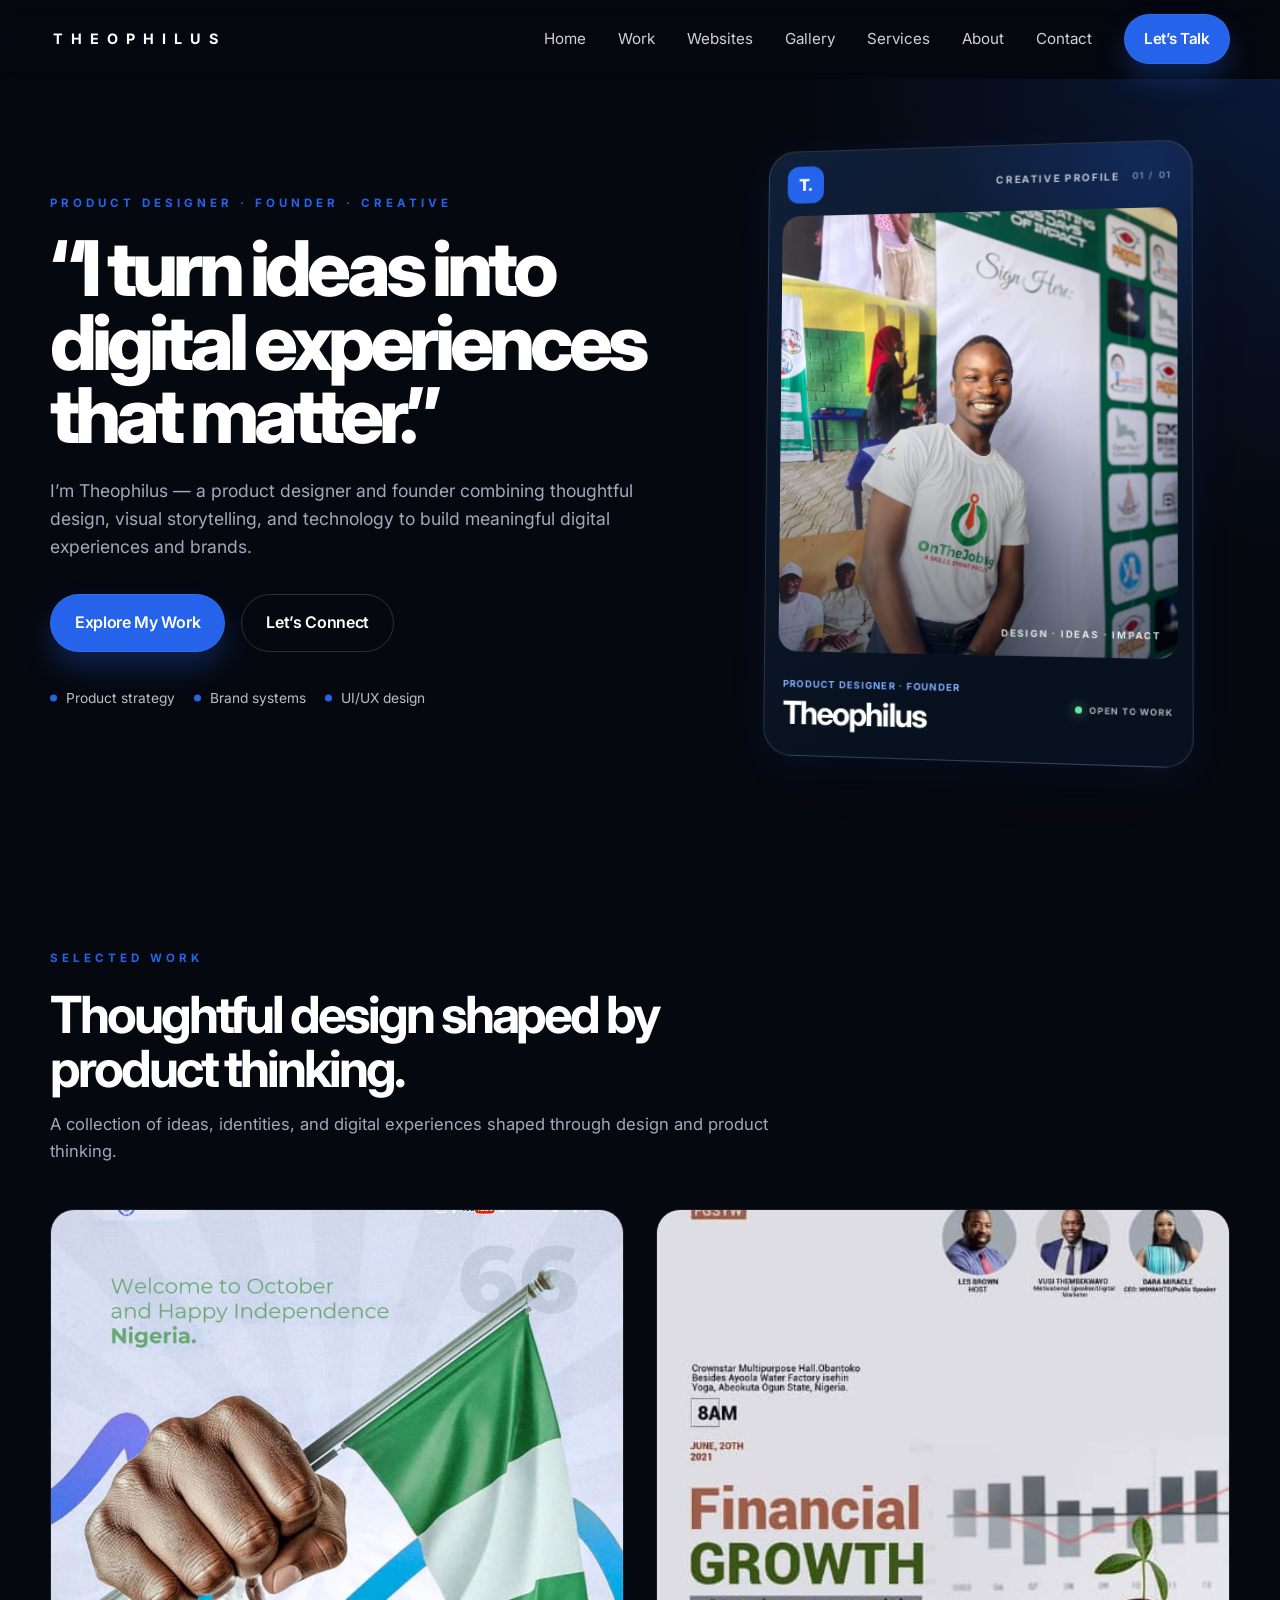
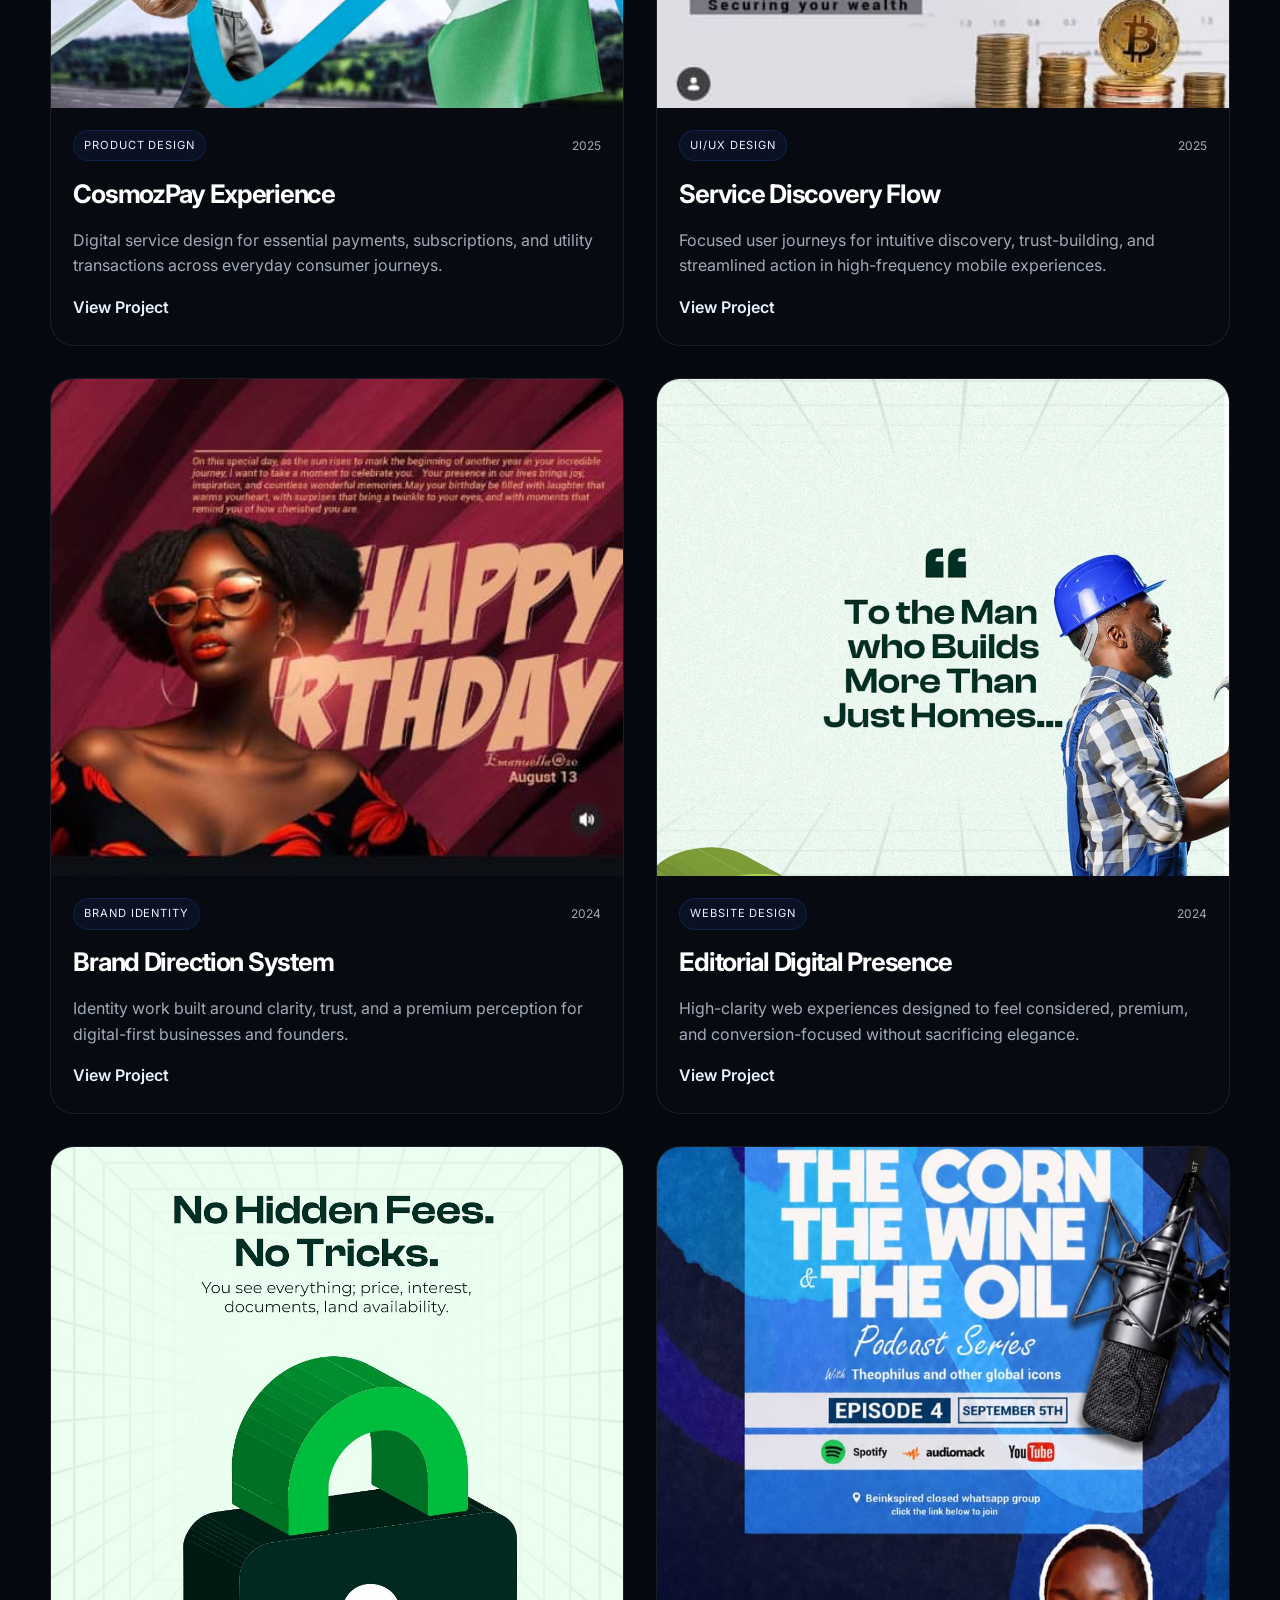
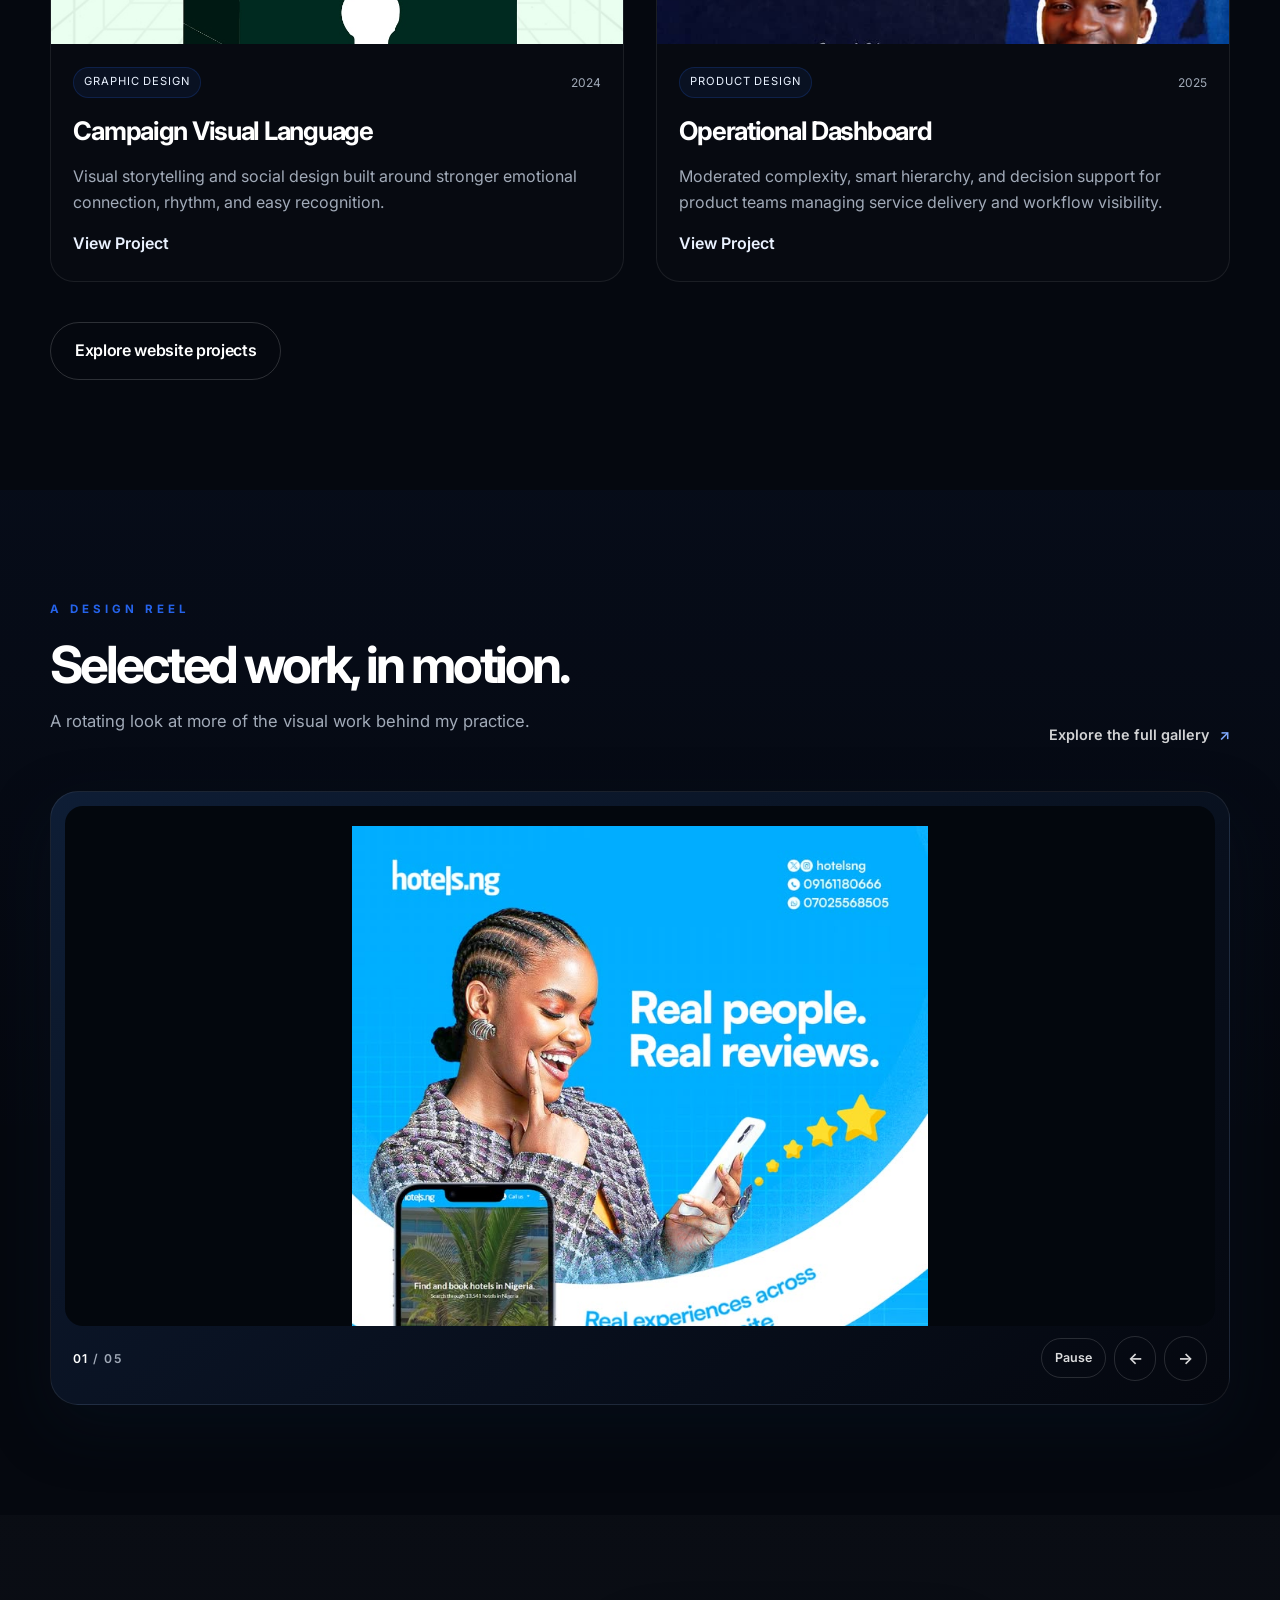
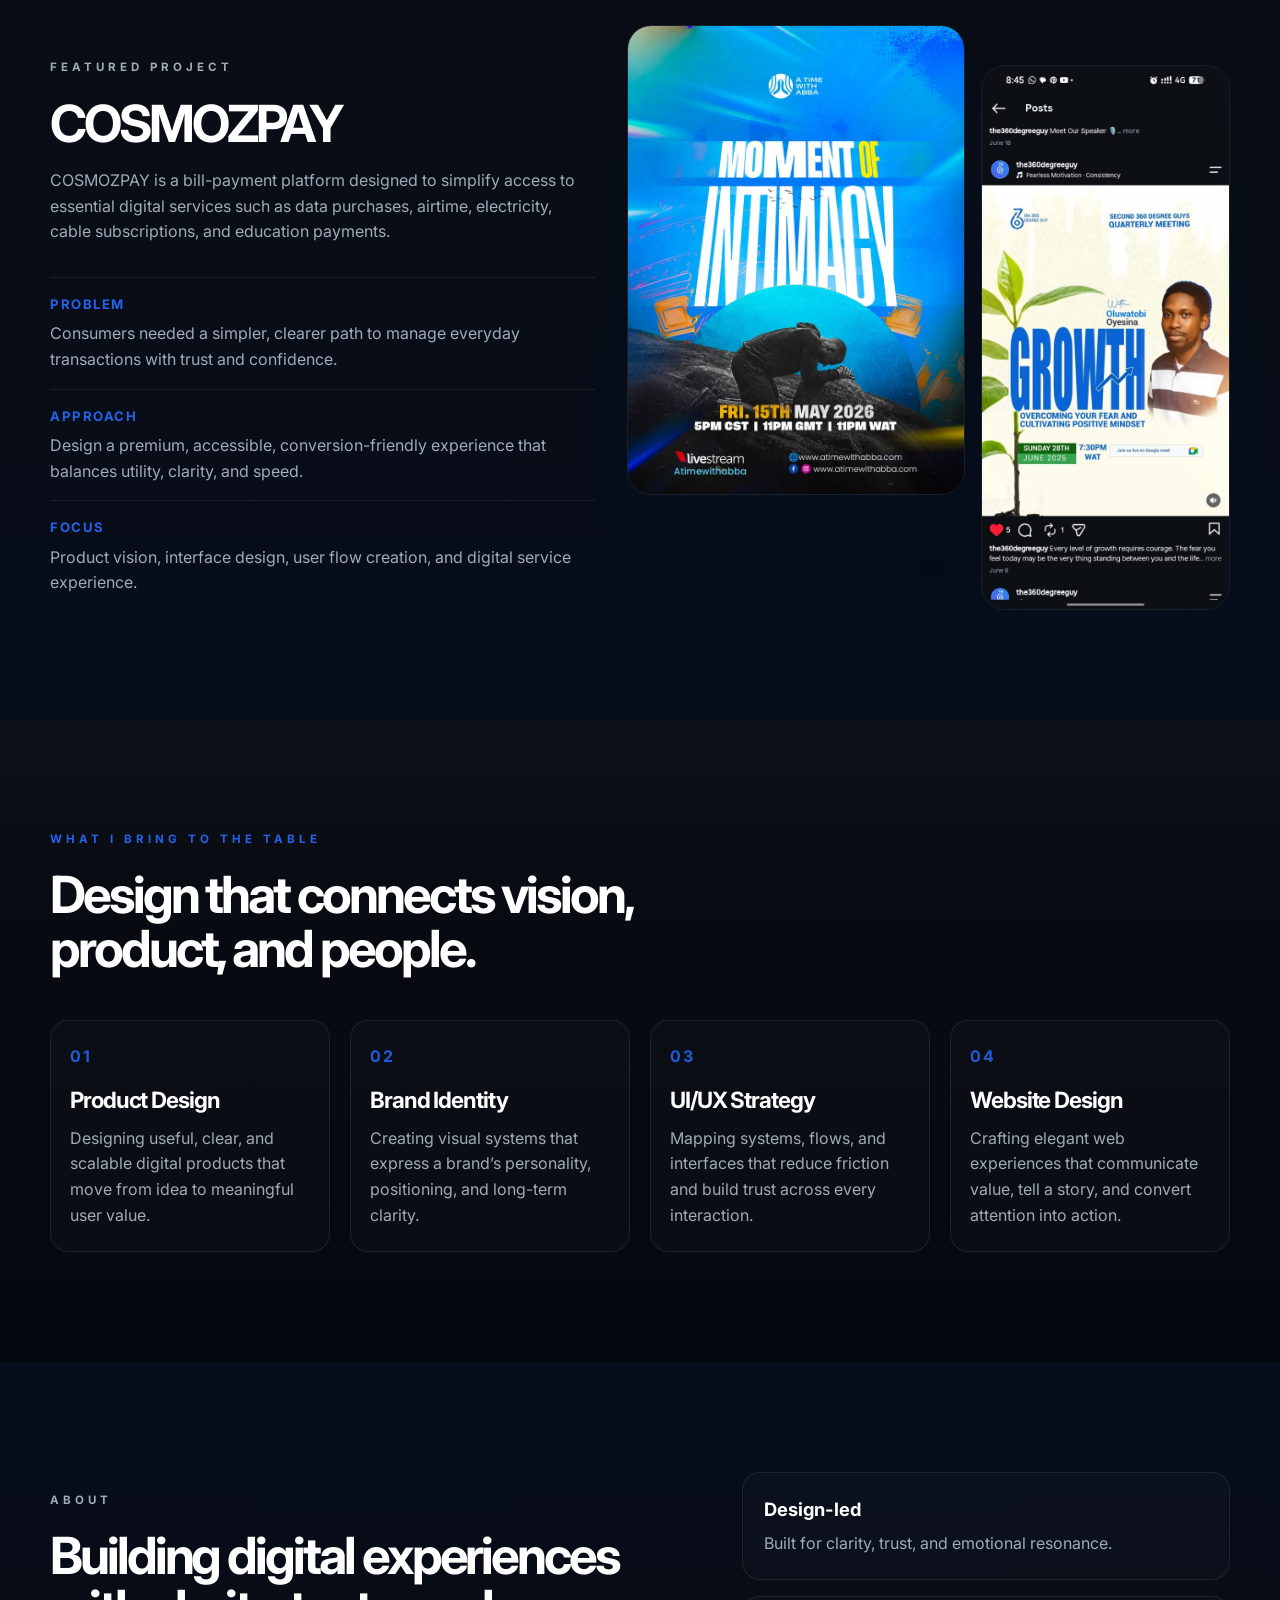
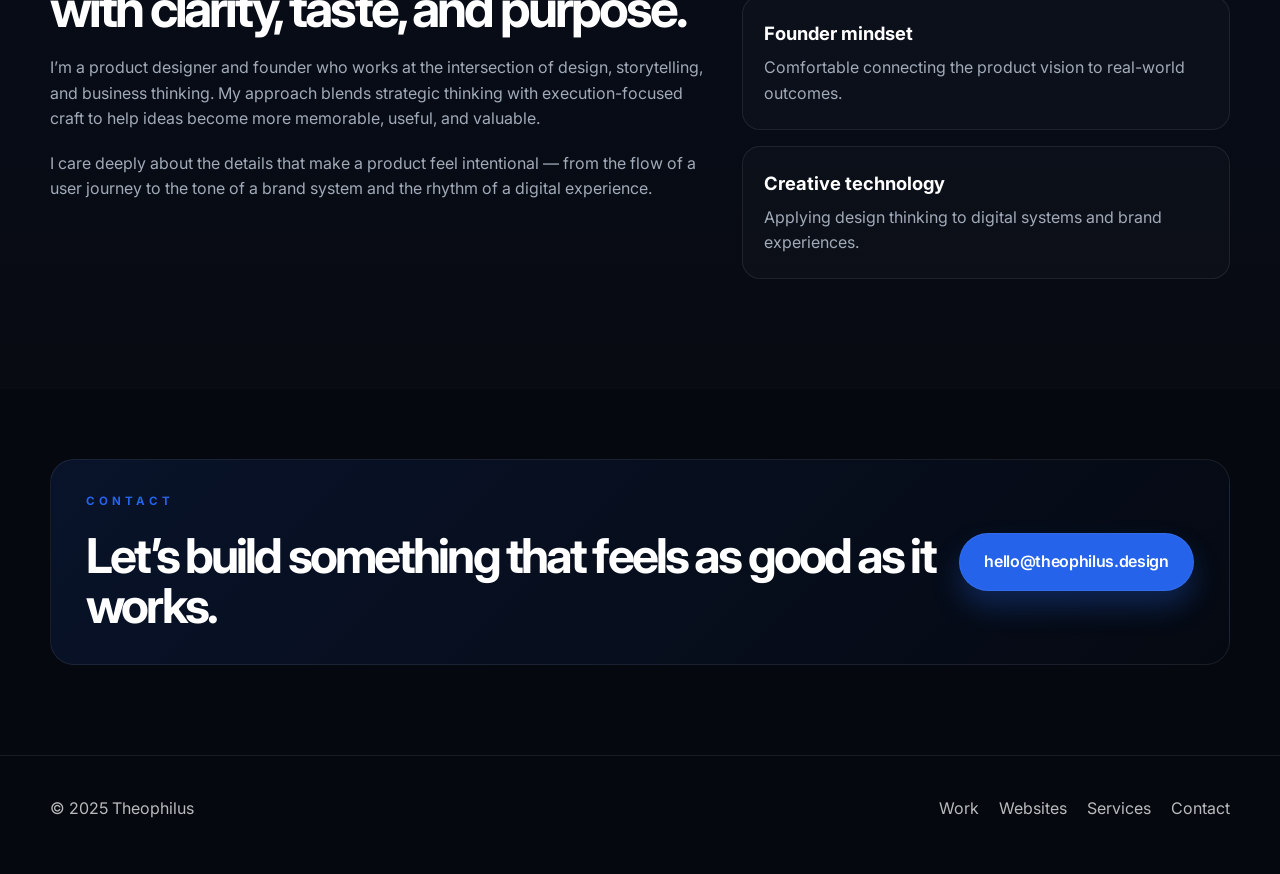
<file: index.html>
<!DOCTYPE html>
<html lang="en">
  <head>
    <meta charset="UTF-8" />
    <meta name="viewport" content="width=device-width, initial-scale=1.0" />
    <meta
      name="description"
      content="Theophilus — Product designer, founder, and creative technologist building digital experiences that matter."
    />
    <title>Theophilus | Product Designer & Founder</title>
    <link rel="preconnect" href="https://fonts.googleapis.com" />
    <link rel="preconnect" href="https://fonts.gstatic.com" crossorigin />
    <link
      href="https://fonts.googleapis.com/css2?family=Inter:wght@400;500;600;700;800;900&display=swap"
      rel="stylesheet"
    />
    <link rel="stylesheet" href="styles.css" />
  </head>
  <body>
    <header class="site-header">
      <div class="container nav-wrap">
        <a class="brand" href="#home" aria-label="Theophilus home">THEOPHILUS</a>

        <button class="nav-toggle" aria-expanded="false" aria-controls="site-nav" aria-label="Toggle navigation">
          <span></span>
          <span></span>
          <span></span>
        </button>

        <nav class="site-nav" id="site-nav" aria-label="Main navigation">
          <a href="#home">Home</a>
          <a href="#work">Work</a>
          <a href="website-projects.html">Websites</a>
          <a href="gallery.html">Gallery</a>
          <a href="#services">Services</a>
          <a href="#about">About</a>
          <a href="#contact">Contact</a>
          <a class="button button-small" href="https://wa.me/2348037946223?text=Hi%20Theophilus%2C%20good%20day.%20I%20came%20across%20your%20portfolio%20and%20would%20love%20to%20discuss%20a%20project%20with%20you.%20Are%20you%20available%20to%20chat%3F" target="_blank" rel="noopener noreferrer">Let’s Talk</a>
        </nav>
      </div>
    </header>

    <main id="home">
      <section class="hero section-dark">
        <div class="container hero-grid">
          <div class="hero-copy reveal">
            <p class="eyebrow">PRODUCT DESIGNER · FOUNDER · CREATIVE</p>
            <h1>“I turn ideas into digital experiences that matter.”</h1>
            <p class="lede">
              I’m Theophilus — a product designer and founder combining thoughtful design,
              visual storytelling, and technology to build meaningful digital experiences and brands.
            </p>

            <div class="cta-row">
              <a class="button" href="#work">Explore My Work</a>
              <a class="button button-secondary" href="https://wa.me/2348037946223?text=Hi%20Theophilus%2C%20good%20day.%20I%20came%20across%20your%20portfolio%20and%20would%20love%20to%20discuss%20a%20project%20with%20you.%20Are%20you%20available%20to%20chat%3F" target="_blank" rel="noopener noreferrer">Let’s Connect</a>
            </div>

            <ul class="hero-meta" aria-label="Key strengths">
              <li>Product strategy</li>
              <li>Brand systems</li>
              <li>UI/UX design</li>
            </ul>
          </div>

          <div class="hero-visual reveal">
            <div class="identity-card-wrap">
              <article class="identity-card" aria-label="Theophilus creative identity card">
                <div class="identity-card-top">
                  <span class="identity-mark" aria-hidden="true">T.</span>
                  <span class="identity-label">CREATIVE PROFILE <span>01 / 01</span></span>
                </div>
                <div class="identity-photo">
                  <img src="gallery-designs-images/theophilus-image.jpg" alt="Theophilus" />
                  <span class="identity-photo-caption">DESIGN · IDEAS · IMPACT</span>
                </div>
                <div class="identity-card-bottom">
                  <div>
                    <p class="identity-role">PRODUCT DESIGNER · FOUNDER</p>
                    <h2>Theophilus</h2>
                  </div>
                  <span class="identity-status"><span></span> OPEN TO WORK</span>
                </div>
              </article>
            </div>
          </div>
        </div>
      </section>

      <section id="work" class="section">
        <div class="container">
          <div class="section-heading reveal">
            <p class="eyebrow eyebrow-dark">Selected Work</p>
            <h2>Thoughtful design shaped by product thinking.</h2>
            <p>
              A collection of ideas, identities, and digital experiences shaped through design and product thinking.
            </p>
          </div>

          <div class="work-grid">
            <article class="project-card reveal">
              <div class="project-image">
                <img src="my-design-assets/WhatsApp Image 2026-10-09 at 9.19.35 AM.jpeg" alt="CosmozPay product design concept" />
              </div>
              <div class="project-content">
                <div class="project-tag-row">
                  <span class="project-tag">Product Design</span>
                  <span class="project-year">2025</span>
                </div>
                <h3>CosmozPay Experience</h3>
                <p>Digital service design for essential payments, subscriptions, and utility transactions across everyday consumer journeys.</p>
                <a href="cosmozpay-case-study.html">View Project</a>
              </div>
            </article>

            <article class="project-card reveal">
              <div class="project-image">
                <img src="my-design-assets/WhatsApp Image 2026-10-09 at 9.19.42 AM (2).jpeg" alt="Mobile app flow" />
              </div>
              <div class="project-content">
                <div class="project-tag-row">
                  <span class="project-tag">UI/UX Design</span>
                  <span class="project-year">2025</span>
                </div>
                <h3>Service Discovery Flow</h3>
                <p>Focused user journeys for intuitive discovery, trust-building, and streamlined action in high-frequency mobile experiences.</p>
                <a href="cosmozpay-case-study.html">View Project</a>
              </div>
            </article>

            <article class="project-card reveal">
              <div class="project-image">
                <img src="my-design-assets/WhatsApp Image 2026-10-09 at 9.19.44 AM (1).jpeg" alt="Brand identity concept" />
              </div>
              <div class="project-content">
                <div class="project-tag-row">
                  <span class="project-tag">Brand Identity</span>
                  <span class="project-year">2024</span>
                </div>
                <h3>Brand Direction System</h3>
                <p>Identity work built around clarity, trust, and a premium perception for digital-first businesses and founders.</p>
                <a href="cosmozpay-case-study.html">View Project</a>
              </div>
            </article>

            <article class="project-card reveal">
              <div class="project-image">
                <img src="my-design-assets/WhatsApp Image 2026-10-09 at 9.19.49 AM (1).jpeg" alt="Website concept" />
              </div>
              <div class="project-content">
                <div class="project-tag-row">
                  <span class="project-tag">Website Design</span>
                  <span class="project-year">2024</span>
                </div>
                <h3>Editorial Digital Presence</h3>
                <p>High-clarity web experiences designed to feel considered, premium, and conversion-focused without sacrificing elegance.</p>
                <a href="cosmozpay-case-study.html">View Project</a>
              </div>
            </article>

            <article class="project-card reveal">
              <div class="project-image">
                <img src="my-design-assets/WhatsApp Image 2026-10-09 at 9.19.50 AM (1).jpeg" alt="Visual campaign design" />
              </div>
              <div class="project-content">
                <div class="project-tag-row">
                  <span class="project-tag">Graphic Design</span>
                  <span class="project-year">2024</span>
                </div>
                <h3>Campaign Visual Language</h3>
                <p>Visual storytelling and social design built around stronger emotional connection, rhythm, and easy recognition.</p>
                <a href="cosmozpay-case-study.html">View Project</a>
              </div>
            </article>

            <article class="project-card reveal">
              <div class="project-image">
                <img src="my-design-assets/WhatsApp Image 2026-10-09 at 9.19.38 AM (1).jpeg" alt="Product dashboard concept" />
              </div>
              <div class="project-content">
                <div class="project-tag-row">
                  <span class="project-tag">Product Design</span>
                  <span class="project-year">2025</span>
                </div>
                <h3>Operational Dashboard</h3>
                <p>Moderated complexity, smart hierarchy, and decision support for product teams managing service delivery and workflow visibility.</p>
                <a href="cosmozpay-case-study.html">View Project</a>
              </div>
            </article>
          </div>
          <a class="button button-secondary work-more-link" href="website-projects.html">Explore website projects</a>
        </div>
      </section>

      <section id="motion-work" class="section motion-work-section">
        <div class="container">
          <div class="motion-work-heading reveal">
            <div class="section-heading">
              <p class="eyebrow">A Design Reel</p>
              <h2>Selected work, in motion.</h2>
              <p>A rotating look at more of the visual work behind my practice.</p>
            </div>
            <a class="motion-gallery-link" href="gallery.html">Explore the full gallery <span aria-hidden="true">↗</span></a>
          </div>

          <div class="design-reel reveal" aria-label="Animated selection of portfolio designs">
            <div class="design-reel-viewport" aria-live="off">
              <figure class="design-reel-slide active">
                <img src="gallery-designs-images/2a455ac44ea2c95e2a4b7e4b0a5f9c15.jpg" alt="Selected portfolio design, 1 of 5" />
              </figure>
              <figure class="design-reel-slide">
                <img src="gallery-designs-images/3c0186db2ebbae81839501e52c50fbb9.jpg" alt="Selected portfolio design, 2 of 5" loading="lazy" />
              </figure>
              <figure class="design-reel-slide">
                <img src="gallery-designs-images/3cba3ea861be3f4dae9fc378ec583645.jpg" alt="Selected portfolio design, 3 of 5" loading="lazy" />
              </figure>
              <figure class="design-reel-slide">
                <img src="gallery-designs-images/6dddde9da9d017bf36e3a154fdc48980.jpg" alt="Selected portfolio design, 4 of 5" loading="lazy" />
              </figure>
              <figure class="design-reel-slide">
                <img src="gallery-designs-images/6fd5c24a5ce6accfff041e4ec4a7e17e.jpg" alt="Selected portfolio design, 5 of 5" loading="lazy" />
              </figure>
            </div>
            <div class="design-reel-controls">
              <span class="design-reel-counter" aria-hidden="true"><span data-reel-current>01</span> / 05</span>
              <div class="design-reel-actions">
                <button class="reel-button" type="button" data-reel-toggle aria-pressed="false">Pause</button>
                <button class="reel-button reel-arrow" type="button" data-reel-prev aria-label="Previous design">←</button>
                <button class="reel-button reel-arrow" type="button" data-reel-next aria-label="Next design">→</button>
              </div>
            </div>
          </div>
        </div>
      </section>

      <section id="featured" class="section feature-case">
        <div class="container feature-inner reveal">
          <div class="feature-copy">
            <p class="eyebrow eyebrow-dark">Featured Project</p>
            <h2>COSMOZPAY</h2>
            <p>
              COSMOZPAY is a bill-payment platform designed to simplify access to essential digital services such as data purchases, airtime, electricity, cable subscriptions, and education payments.
            </p>
            <div class="feature-list">
              <div>
                <span>Problem</span>
                <p>Consumers needed a simpler, clearer path to manage everyday transactions with trust and confidence.</p>
              </div>
              <div>
                <span>Approach</span>
                <p>Design a premium, accessible, conversion-friendly experience that balances utility, clarity, and speed.</p>
              </div>
              <div>
                <span>Focus</span>
                <p>Product vision, interface design, user flow creation, and digital service experience.</p>
              </div>
            </div>
          </div>

          <div class="feature-visuals">
            <div class="feature-stack">
              <img src="my-design-assets/WhatsApp Image 2026-10-09 at 9.19.34 AM.jpeg" alt="CosmozPay interface design" />
              <img src="my-design-assets/WhatsApp Image 2026-10-09 at 9.19.36 AM.jpeg" alt="CosmozPay mobile design" />
            </div>
          </div>
        </div>
      </section>

      <section id="services" class="section section-soft">
        <div class="container">
          <div class="section-heading reveal">
            <p class="eyebrow eyebrow-dark">What I Bring to the Table</p>
            <h2>Design that connects vision, product, and people.</h2>
          </div>

          <div class="services-grid">
            <article class="service-card reveal">
              <span class="service-index">01</span>
              <h3>Product Design</h3>
              <p>Designing useful, clear, and scalable digital products that move from idea to meaningful user value.</p>
            </article>
            <article class="service-card reveal">
              <span class="service-index">02</span>
              <h3>Brand Identity</h3>
              <p>Creating visual systems that express a brand’s personality, positioning, and long-term clarity.</p>
            </article>
            <article class="service-card reveal">
              <span class="service-index">03</span>
              <h3>UI/UX Strategy</h3>
              <p>Mapping systems, flows, and interfaces that reduce friction and build trust across every interaction.</p>
            </article>
            <article class="service-card reveal">
              <span class="service-index">04</span>
              <h3>Website Design</h3>
              <p>Crafting elegant web experiences that communicate value, tell a story, and convert attention into action.</p>
            </article>
          </div>
        </div>
      </section>

      <section id="about" class="section about-section">
        <div class="container about-grid reveal">
          <div class="about-copy">
            <p class="eyebrow eyebrow-dark">About</p>
            <h2>Building digital experiences with clarity, taste, and purpose.</h2>
            <p>
              I’m a product designer and founder who works at the intersection of design, storytelling, and business thinking.
              My approach blends strategic thinking with execution-focused craft to help ideas become more memorable, useful, and valuable.
            </p>
            <p>
              I care deeply about the details that make a product feel intentional — from the flow of a user journey to the tone of a brand system and the rhythm of a digital experience.
            </p>
          </div>

          <div class="about-highlights">
            <div class="highlight-box">
              <strong>Design-led</strong>
              <span>Built for clarity, trust, and emotional resonance.</span>
            </div>
            <div class="highlight-box">
              <strong>Founder mindset</strong>
              <span>Comfortable connecting the product vision to real-world outcomes.</span>
            </div>
            <div class="highlight-box">
              <strong>Creative technology</strong>
              <span>Applying design thinking to digital systems and brand experiences.</span>
            </div>
          </div>
        </div>
      </section>

      <section id="contact" class="section contact-section">
        <div class="container contact-box reveal">
          <div>
            <p class="eyebrow eyebrow-dark">Contact</p>
            <h2>Let’s build something that feels as good as it works.</h2>
          </div>
          <a class="button" href="mailto:hello@theophilus.design">hello@theophilus.design</a>
        </div>
      </section>
    </main>

    <footer class="site-footer">
      <div class="container footer-inner">
        <p>© 2025 Theophilus</p>
        <div class="footer-links">
          <a href="#work">Work</a>
          <a href="website-projects.html">Websites</a>
          <a href="#services">Services</a>
          <a href="#contact">Contact</a>
        </div>
      </div>
    </footer>

    <script src="script.js"></script>
  </body>
</html>
</file>
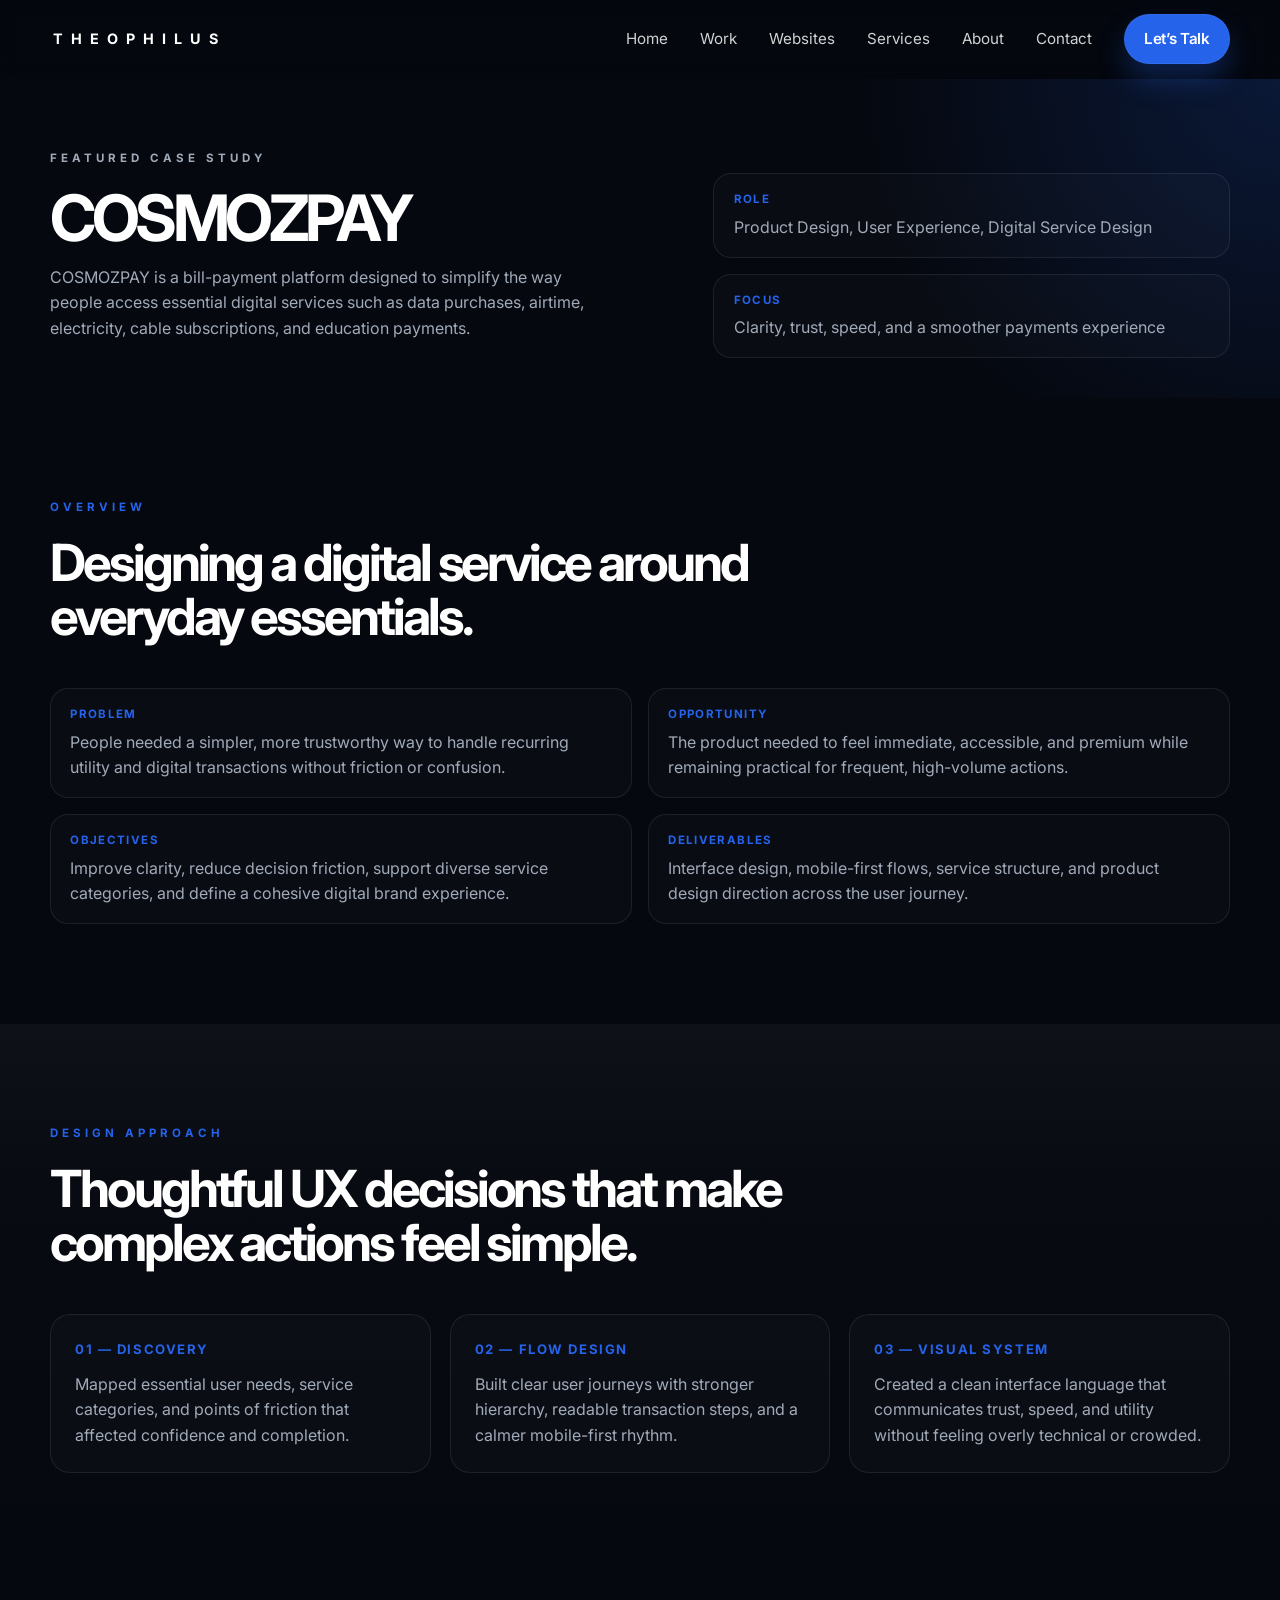
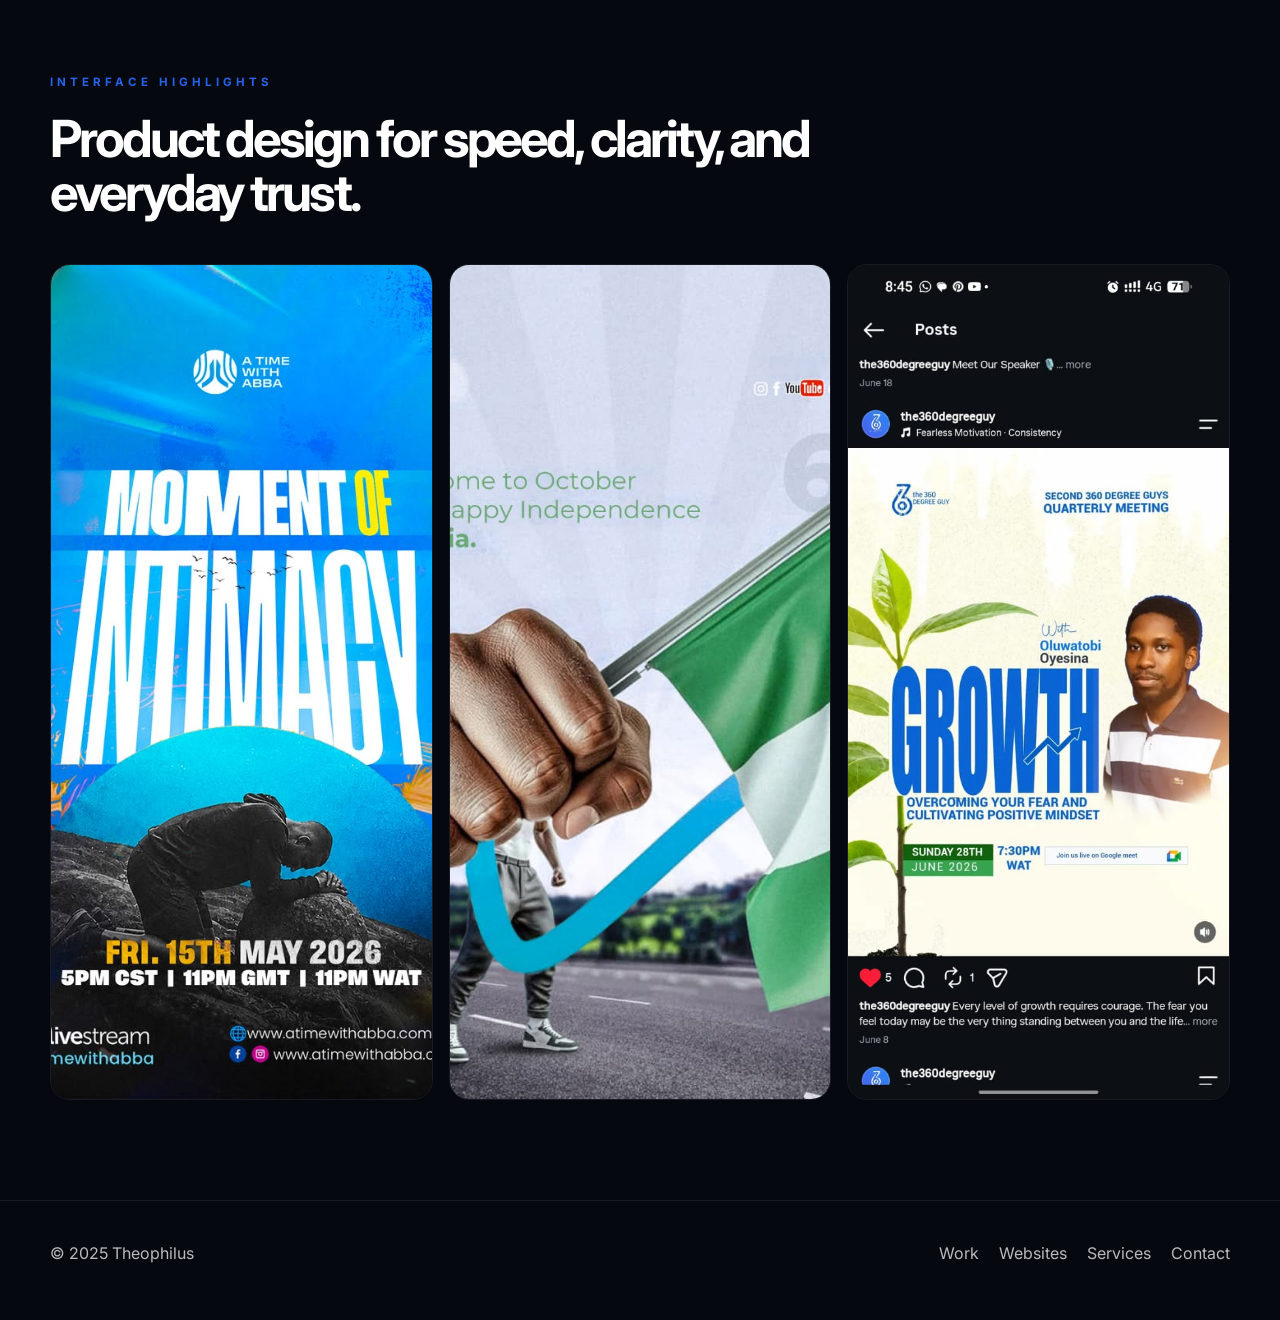
<file: cosmozpay-case-study.html>
<!DOCTYPE html>
<html lang="en">
  <head>
    <meta charset="UTF-8" />
    <meta name="viewport" content="width=device-width, initial-scale=1.0" />
    <meta
      name="description"
      content="COSMOZPAY case study — product design and digital experience work by Theophilus."
    />
    <title>COSMOZPAY Case Study | Theophilus</title>
    <link rel="preconnect" href="https://fonts.googleapis.com" />
    <link rel="preconnect" href="https://fonts.gstatic.com" crossorigin />
    <link
      href="https://fonts.googleapis.com/css2?family=Inter:wght@400;500;600;700;800;900&display=swap"
      rel="stylesheet"
    />
    <link rel="stylesheet" href="styles.css" />
    <style>
      .case-study-page .section {
        padding-top: 100px;
        padding-bottom: 100px;
      }

      .case-hero {
        padding-top: 70px;
        padding-bottom: 0;
      }

      .case-hero .container {
        padding-bottom: 40px;
      }

      .case-hero-grid {
        display: grid;
        grid-template-columns: 1.1fr 0.9fr;
        gap: 2rem;
        align-items: end;
      }

      .case-hero h1 {
        margin: 0;
        font-size: clamp(2.8rem, 5vw, 5.2rem);
        letter-spacing: -0.07em;
        line-height: 0.96;
      }

      .case-hero-copy p {
        color: var(--muted);
        max-width: 560px;
      }

      .case-meta {
        display: grid;
        gap: 1rem;
      }

      .meta-box {
        background: rgba(255, 255, 255, 0.02);
        border: 1px solid var(--line);
        border-radius: 18px;
        padding: 1rem 1.2rem;
      }

      .meta-box span {
        display: block;
        color: var(--primary);
        font-size: 0.72rem;
        font-weight: 700;
        letter-spacing: 0.12em;
        text-transform: uppercase;
        margin-bottom: 0.38rem;
      }

      .meta-box p {
        margin: 0;
        color: var(--muted);
      }

      .project-gallery {
        display: grid;
        grid-template-columns: repeat(3, minmax(0, 1fr));
        gap: 1rem;
      }

      .project-gallery img {
        width: 100%;
        height: 100%;
        min-height: 280px;
        object-fit: cover;
        border-radius: 20px;
        border: 1px solid rgba(255, 255, 255, 0.08);
      }

      .process-grid {
        display: grid;
        grid-template-columns: repeat(3, minmax(0, 1fr));
        gap: 1.2rem;
      }

      .process-card {
        padding: 1.5rem;
        border: 1px solid var(--line);
        border-radius: 20px;
        background: rgba(255, 255, 255, 0.02);
      }

      .process-card strong {
        display: block;
        margin-bottom: 0.7rem;
        color: var(--primary);
        font-size: 0.82rem;
        letter-spacing: 0.12em;
        text-transform: uppercase;
      }

      .process-card p {
        margin: 0;
        color: var(--muted);
      }

      .deliverables {
        display: grid;
        grid-template-columns: repeat(2, minmax(0, 1fr));
        gap: 1rem;
      }

      .deliverables .meta-box {
        min-height: 100%;
      }

      @media (max-width: 760px) {
        .case-hero-grid,
        .process-grid,
        .deliverables,
        .project-gallery {
          grid-template-columns: 1fr;
        }
      }
    </style>
  </head>
  <body class="case-study-page">
    <header class="site-header">
      <div class="container nav-wrap">
        <a class="brand" href="index.html" aria-label="Theophilus home">THEOPHILUS</a>
        <nav class="site-nav" aria-label="Main navigation">
          <a href="index.html#home">Home</a>
          <a href="index.html#work">Work</a>
          <a href="website-projects.html">Websites</a>
          <a href="index.html#services">Services</a>
          <a href="index.html#about">About</a>
          <a href="index.html#contact">Contact</a>
          <a class="button button-small" href="https://wa.me/2348037946223?text=Hi%20Theophilus%2C%20good%20day.%20I%20came%20across%20your%20portfolio%20and%20would%20love%20to%20discuss%20a%20project%20with%20you.%20Are%20you%20available%20to%20chat%3F" target="_blank" rel="noopener noreferrer">Let’s Talk</a>
        </nav>
      </div>
    </header>

    <main>
      <section class="hero case-hero section-dark">
        <div class="container case-hero-grid">
          <div class="case-hero-copy reveal">
            <p class="eyebrow">Featured Case Study</p>
            <h1>COSMOZPAY</h1>
            <p>
              COSMOZPAY is a bill-payment platform designed to simplify the way people access essential digital services such as data purchases, airtime, electricity, cable subscriptions, and education payments.
            </p>
          </div>

          <div class="case-meta reveal">
            <div class="meta-box">
              <span>Role</span>
              <p>Product Design, User Experience, Digital Service Design</p>
            </div>
            <div class="meta-box">
              <span>Focus</span>
              <p>Clarity, trust, speed, and a smoother payments experience</p>
            </div>
          </div>
        </div>
      </section>

      <section class="section">
        <div class="container">
          <div class="section-heading reveal">
            <p class="eyebrow eyebrow-dark">Overview</p>
            <h2>Designing a digital service around everyday essentials.</h2>
          </div>

          <div class="deliverables reveal">
            <div class="meta-box">
              <span>Problem</span>
              <p>People needed a simpler, more trustworthy way to handle recurring utility and digital transactions without friction or confusion.</p>
            </div>
            <div class="meta-box">
              <span>Opportunity</span>
              <p>The product needed to feel immediate, accessible, and premium while remaining practical for frequent, high-volume actions.</p>
            </div>
            <div class="meta-box">
              <span>Objectives</span>
              <p>Improve clarity, reduce decision friction, support diverse service categories, and define a cohesive digital brand experience.</p>
            </div>
            <div class="meta-box">
              <span>Deliverables</span>
              <p>Interface design, mobile-first flows, service structure, and product design direction across the user journey.</p>
            </div>
          </div>
        </div>
      </section>

      <section class="section section-soft">
        <div class="container">
          <div class="section-heading reveal">
            <p class="eyebrow eyebrow-dark">Design Approach</p>
            <h2>Thoughtful UX decisions that make complex actions feel simple.</h2>
          </div>

          <div class="process-grid reveal">
            <article class="process-card">
              <strong>01 — Discovery</strong>
              <p>Mapped essential user needs, service categories, and points of friction that affected confidence and completion.</p>
            </article>
            <article class="process-card">
              <strong>02 — Flow Design</strong>
              <p>Built clear user journeys with stronger hierarchy, readable transaction steps, and a calmer mobile-first rhythm.</p>
            </article>
            <article class="process-card">
              <strong>03 — Visual System</strong>
              <p>Created a clean interface language that communicates trust, speed, and utility without feeling overly technical or crowded.</p>
            </article>
          </div>
        </div>
      </section>

      <section class="section">
        <div class="container">
          <div class="section-heading reveal">
            <p class="eyebrow eyebrow-dark">Interface Highlights</p>
            <h2>Product design for speed, clarity, and everyday trust.</h2>
          </div>

          <div class="project-gallery reveal">
            <img src="my-design-assets/WhatsApp Image 2026-10-09 at 9.19.34 AM.jpeg" alt="CosmozPay interface concept" />
            <img src="my-design-assets/WhatsApp Image 2026-10-09 at 9.19.35 AM.jpeg" alt="CosmozPay service design" />
            <img src="my-design-assets/WhatsApp Image 2026-10-09 at 9.19.36 AM.jpeg" alt="CosmozPay mobile flow" />
          </div>
        </div>
      </section>
    </main>

    <footer class="site-footer">
      <div class="container footer-inner">
        <p>© 2025 Theophilus</p>
        <div class="footer-links">
          <a href="index.html#work">Work</a>
          <a href="website-projects.html">Websites</a>
          <a href="index.html#services">Services</a>
          <a href="index.html#contact">Contact</a>
        </div>
      </div>
    </footer>

    <script src="script.js"></script>
  </body>
</html>
</file>
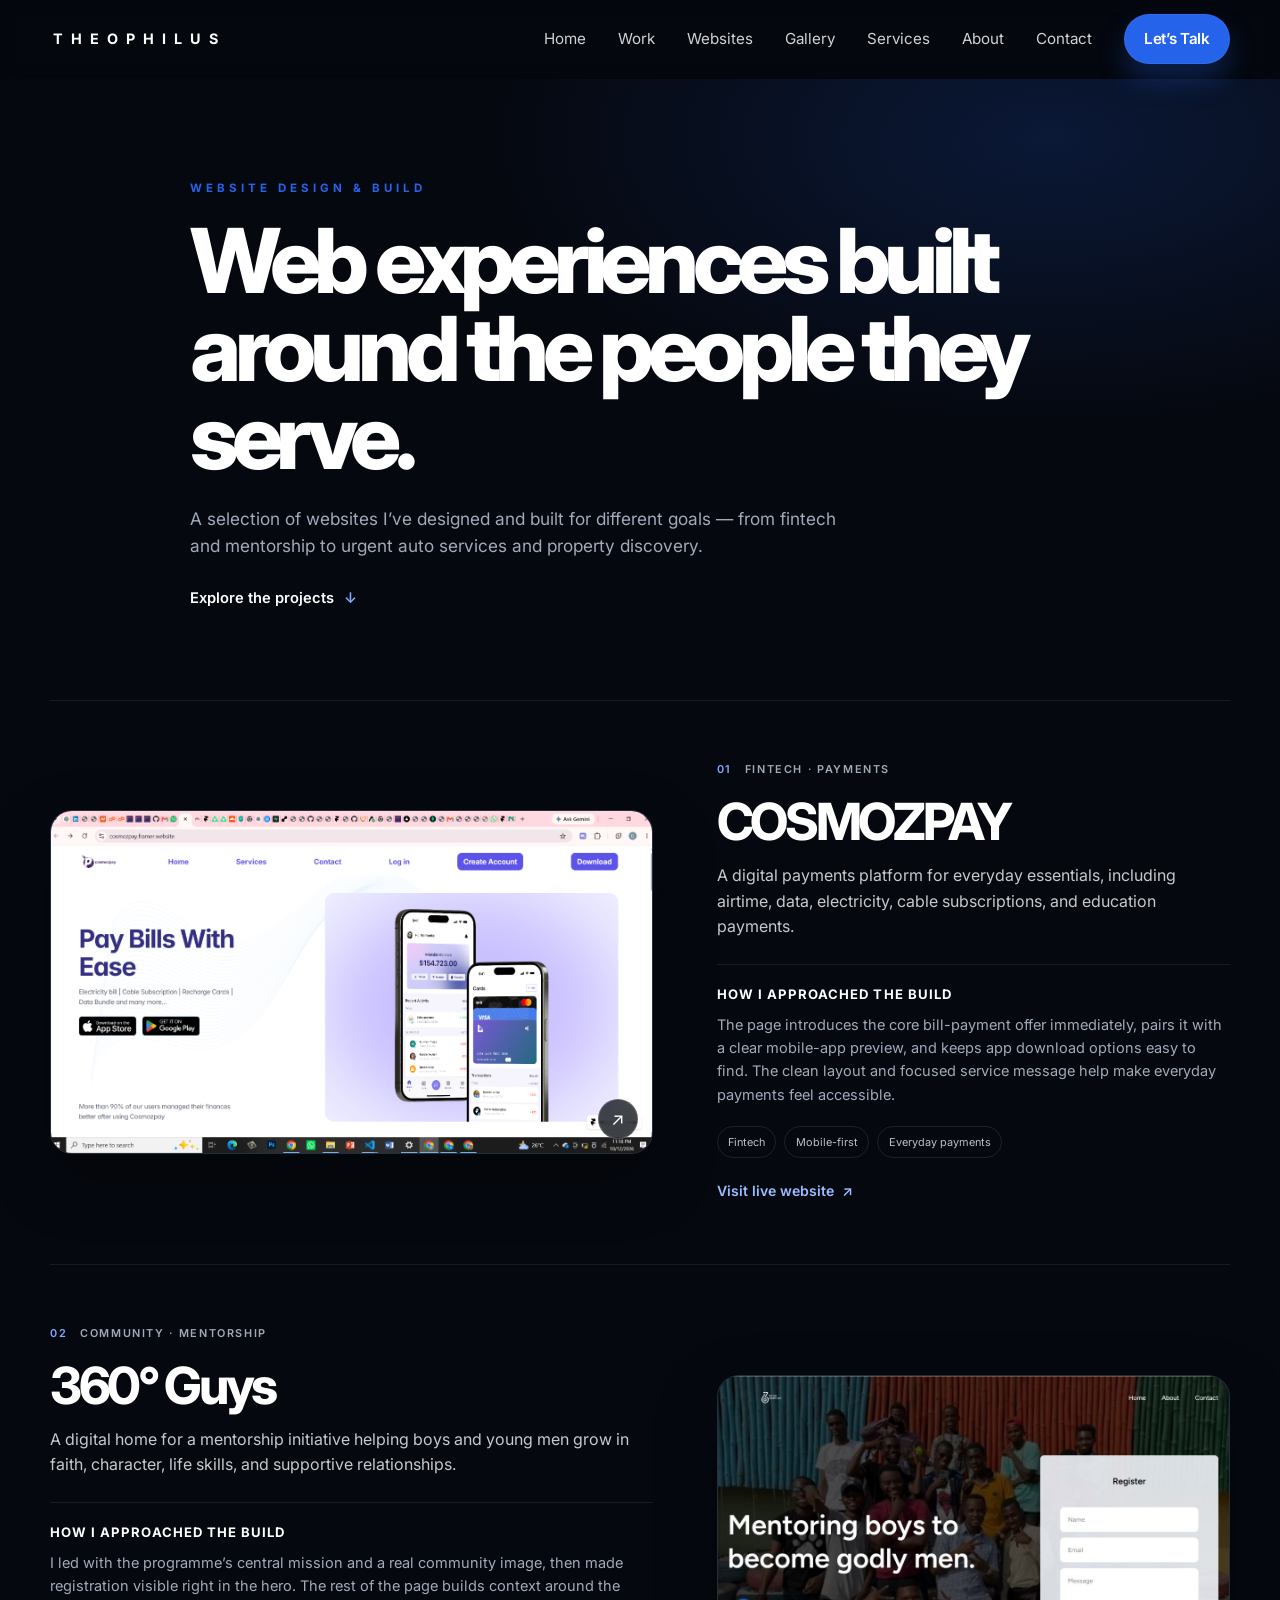
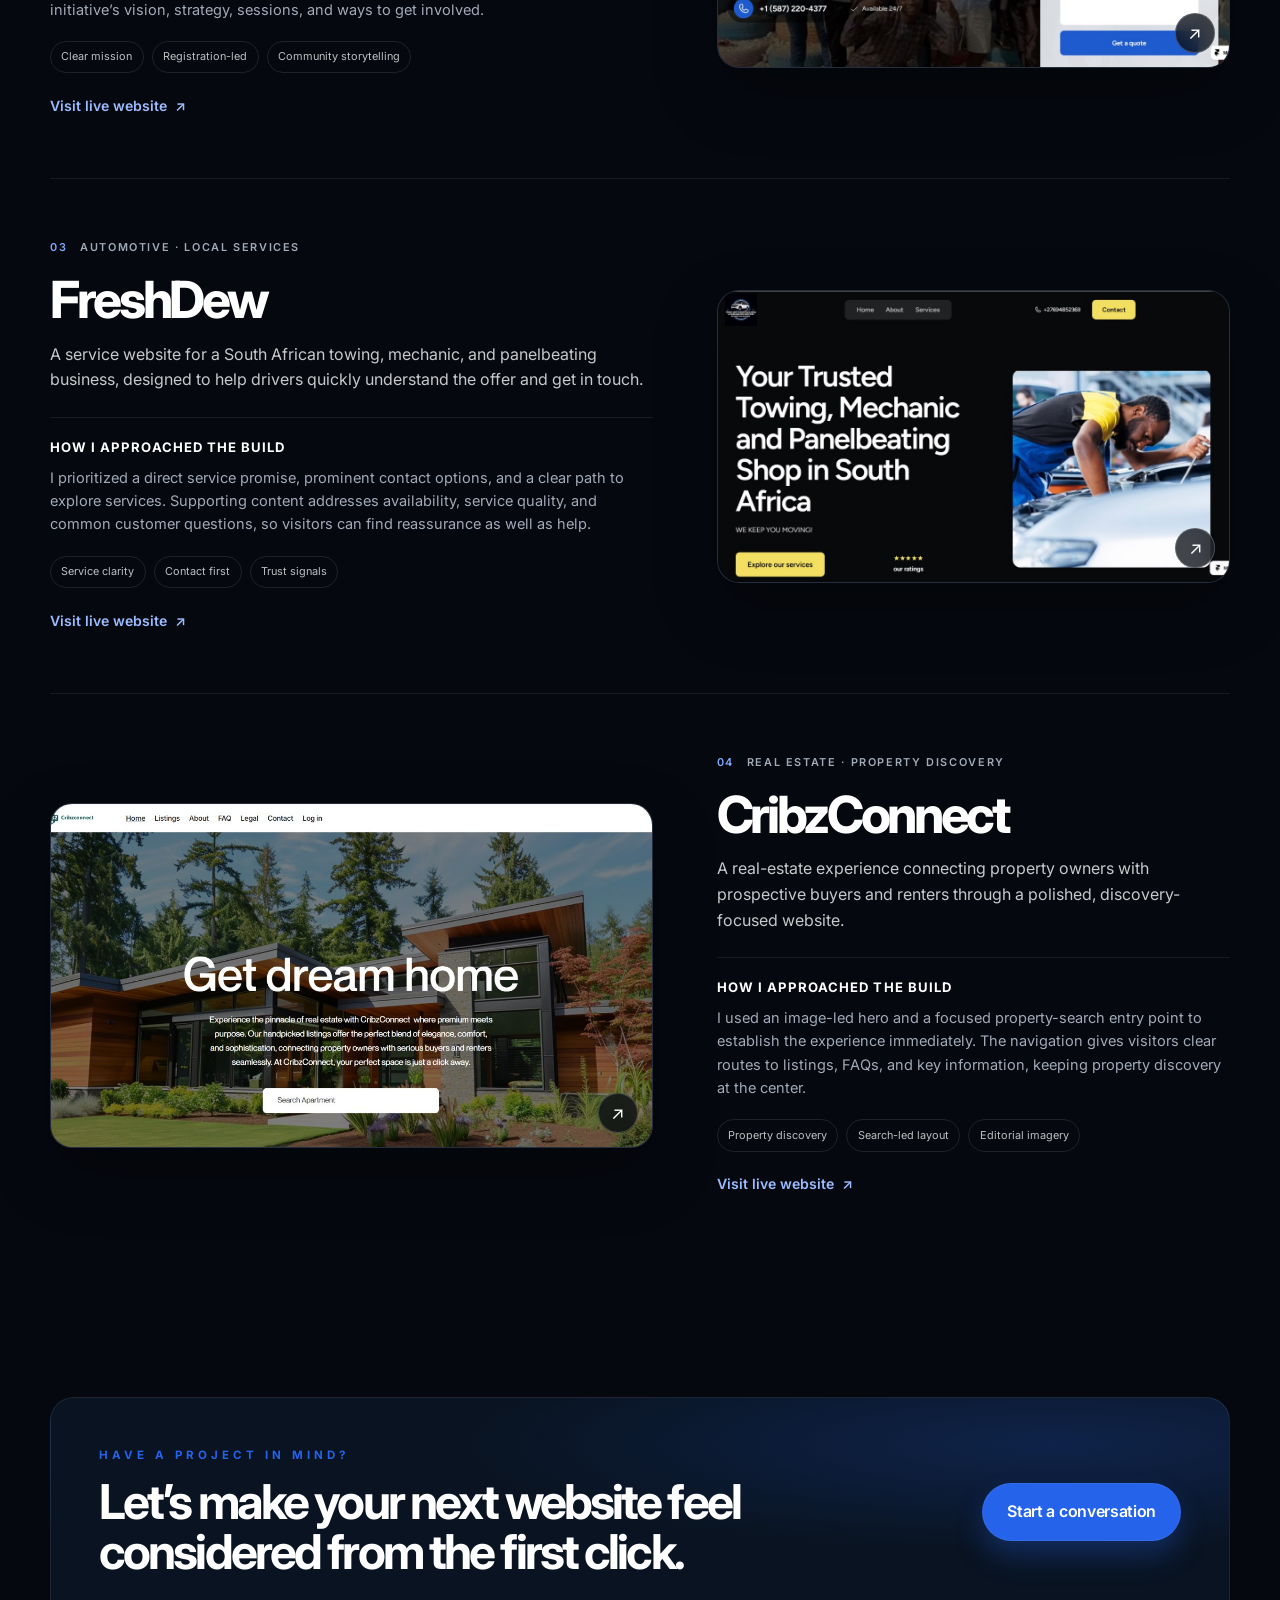
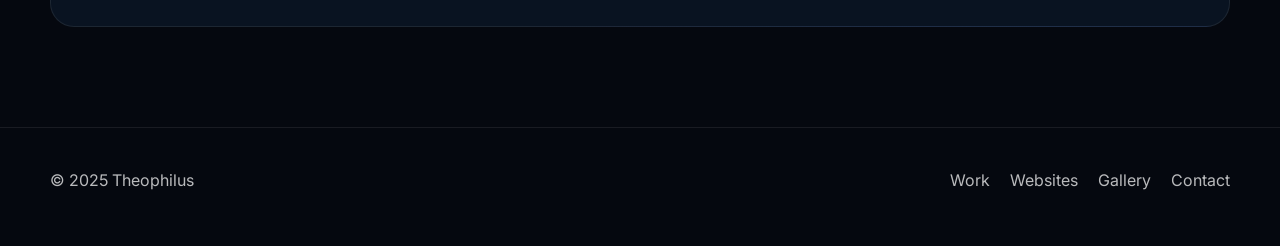
<file: website-projects.html>
<!DOCTYPE html>
<html lang="en">
  <head>
    <meta charset="UTF-8" />
    <meta name="viewport" content="width=device-width, initial-scale=1.0" />
    <meta
      name="description"
      content="Selected website design and build projects by Theophilus: COSMOZPAY, 360° Guys, FreshDew, and CribzConnect."
    />
    <title>Website Projects | Theophilus</title>
    <link rel="preconnect" href="https://fonts.googleapis.com" />
    <link rel="preconnect" href="https://fonts.gstatic.com" crossorigin />
    <link
      href="https://fonts.googleapis.com/css2?family=Inter:wght@400;500;600;700;800;900&display=swap"
      rel="stylesheet"
    />
    <link rel="stylesheet" href="styles.css" />
  </head>
  <body class="website-projects-page">
    <header class="site-header">
      <div class="container nav-wrap">
        <a class="brand" href="index.html" aria-label="Theophilus home">THEOPHILUS</a>

        <button class="nav-toggle" aria-expanded="false" aria-controls="site-nav" aria-label="Toggle navigation">
          <span></span>
          <span></span>
          <span></span>
        </button>

        <nav class="site-nav" id="site-nav" aria-label="Main navigation">
          <a href="index.html#home">Home</a>
          <a href="index.html#work">Work</a>
          <a href="website-projects.html" aria-current="page">Websites</a>
          <a href="gallery.html">Gallery</a>
          <a href="index.html#services">Services</a>
          <a href="index.html#about">About</a>
          <a href="index.html#contact">Contact</a>
          <a class="button button-small" href="https://wa.me/2348037946223?text=Hi%20Theophilus%2C%20good%20day.%20I%20came%20across%20your%20portfolio%20and%20would%20love%20to%20discuss%20a%20project%20with%20you.%20Are%20you%20available%20to%20chat%3F" target="_blank" rel="noopener noreferrer">Let’s Talk</a>
        </nav>
      </div>
    </header>

    <main>
      <section class="website-projects-hero section-dark">
        <div class="container website-projects-intro reveal">
          <p class="eyebrow">Website Design &amp; Build</p>
          <h1>Web experiences built around the people they serve.</h1>
          <p>
            A selection of websites I’ve designed and built for different goals — from fintech and mentorship to urgent auto services and property discovery.
          </p>
          <a class="text-link" href="#projects">Explore the projects <span aria-hidden="true">↓</span></a>
        </div>
      </section>

      <section id="projects" class="website-project-list section">
        <div class="container">
          <article class="website-project-card reveal">
            <a class="website-project-image" href="https://cosmozpay.framer.website/" target="_blank" rel="noopener noreferrer" aria-label="Visit the COSMOZPAY website">
              <img src="website-project-thumbnails/cosmozpay.png" alt="COSMOZPAY website homepage showing its bill payment platform and mobile app" />
              <span class="image-external-mark" aria-hidden="true">↗</span>
            </a>
            <div class="website-project-copy">
              <div class="website-project-kicker"><span>01</span><span>Fintech · Payments</span></div>
              <h2>COSMOZPAY</h2>
              <p class="website-project-summary">
                A digital payments platform for everyday essentials, including airtime, data, electricity, cable subscriptions, and education payments.
              </p>
              <div class="website-project-detail">
                <h3>How I approached the build</h3>
                <p>
                  The page introduces the core bill-payment offer immediately, pairs it with a clear mobile-app preview, and keeps app download options easy to find. The clean layout and focused service message help make everyday payments feel accessible.
                </p>
              </div>
              <div class="website-project-tags" aria-label="Project focus">
                <span>Fintech</span>
                <span>Mobile-first</span>
                <span>Everyday payments</span>
              </div>
              <a class="project-live-link" href="https://cosmozpay.framer.website/" target="_blank" rel="noopener noreferrer">Visit live website <span aria-hidden="true">↗</span></a>
            </div>
          </article>

          <article class="website-project-card website-project-card-reverse reveal">
            <a class="website-project-image" href="https://360degree-com.vercel.app/" target="_blank" rel="noopener noreferrer" aria-label="Visit the 360° Guys website">
              <img src="website-project-thumbnails/360degree.jpg" alt="360° Guys homepage, promoting its mentorship community and registration" />
              <span class="image-external-mark" aria-hidden="true">↗</span>
            </a>
            <div class="website-project-copy">
              <div class="website-project-kicker"><span>02</span><span>Community · Mentorship</span></div>
              <h2>360° Guys</h2>
              <p class="website-project-summary">
                A digital home for a mentorship initiative helping boys and young men grow in faith, character, life skills, and supportive relationships.
              </p>
              <div class="website-project-detail">
                <h3>How I approached the build</h3>
                <p>
                  I led with the programme’s central mission and a real community image, then made registration visible right in the hero. The rest of the page builds context around the initiative’s vision, strategy, sessions, and ways to get involved.
                </p>
              </div>
              <div class="website-project-tags" aria-label="Project focus">
                <span>Clear mission</span>
                <span>Registration-led</span>
                <span>Community storytelling</span>
              </div>
              <a class="project-live-link" href="https://360degree.framer.website/" target="_blank" rel="noopener noreferrer">Visit live website <span aria-hidden="true">↗</span></a>
            </div>
          </article>

          <article class="website-project-card website-project-card-reverse reveal">
            <a class="website-project-image" href="https://freshdew.framer.website/" target="_blank" rel="noopener noreferrer" aria-label="Visit the FreshDew website">
              <img src="website-project-thumbnails/freshdew.jpg" alt="FreshDew homepage for towing, mechanic, and panelbeating services" loading="lazy" />
              <span class="image-external-mark" aria-hidden="true">↗</span>
            </a>
            <div class="website-project-copy">
              <div class="website-project-kicker"><span>03</span><span>Automotive · Local Services</span></div>
              <h2>FreshDew</h2>
              <p class="website-project-summary">
                A service website for a South African towing, mechanic, and panelbeating business, designed to help drivers quickly understand the offer and get in touch.
              </p>
              <div class="website-project-detail">
                <h3>How I approached the build</h3>
                <p>
                  I prioritized a direct service promise, prominent contact options, and a clear path to explore services. Supporting content addresses availability, service quality, and common customer questions, so visitors can find reassurance as well as help.
                </p>
              </div>
              <div class="website-project-tags" aria-label="Project focus">
                <span>Service clarity</span>
                <span>Contact first</span>
                <span>Trust signals</span>
              </div>
              <a class="project-live-link" href="https://freshdew.framer.website/" target="_blank" rel="noopener noreferrer">Visit live website <span aria-hidden="true">↗</span></a>
            </div>
          </article>

          <article class="website-project-card reveal">
            <a class="website-project-image" href="https://cribzconnect-com.vercel.app/" target="_blank" rel="noopener noreferrer" aria-label="Visit the CribzConnect website">
              <img src="website-project-thumbnails/cribzconnect.jpg" alt="CribzConnect homepage presenting a premium property search experience" loading="lazy" />
              <span class="image-external-mark" aria-hidden="true">↗</span>
            </a>
            <div class="website-project-copy">
              <div class="website-project-kicker"><span>04</span><span>Real Estate · Property Discovery</span></div>
              <h2>CribzConnect</h2>
              <p class="website-project-summary">
                A real-estate experience connecting property owners with prospective buyers and renters through a polished, discovery-focused website.
              </p>
              <div class="website-project-detail">
                <h3>How I approached the build</h3>
                <p>
                  I used an image-led hero and a focused property-search entry point to establish the experience immediately. The navigation gives visitors clear routes to listings, FAQs, and key information, keeping property discovery at the center.
                </p>
              </div>
              <div class="website-project-tags" aria-label="Project focus">
                <span>Property discovery</span>
                <span>Search-led layout</span>
                <span>Editorial imagery</span>
              </div>
              <a class="project-live-link" href="https://cribzconnect-com.vercel.app/" target="_blank" rel="noopener noreferrer">Visit live website <span aria-hidden="true">↗</span></a>
            </div>
          </article>
        </div>
      </section>

      <section class="website-project-cta">
        <div class="container website-cta-inner reveal">
          <div>
            <p class="eyebrow">Have a project in mind?</p>
            <h2>Let’s make your next website feel considered from the first click.</h2>
          </div>
          <a class="button" href="https://wa.me/2348037946223?text=Hi%20Theophilus%2C%20good%20day.%20I%20came%20across%20your%20portfolio%20and%20would%20love%20to%20discuss%20a%20project%20with%20you.%20Are%20you%20available%20to%20chat%3F" target="_blank" rel="noopener noreferrer">Start a conversation</a>
        </div>
      </section>
    </main>

    <footer class="site-footer">
      <div class="container footer-inner">
        <p>© 2025 Theophilus</p>
        <div class="footer-links">
          <a href="index.html#work">Work</a>
          <a href="website-projects.html">Websites</a>
          <a href="gallery.html">Gallery</a>
          <a href="index.html#contact">Contact</a>
        </div>
      </div>
    </footer>

    <script src="script.js"></script>
  </body>
</html>
</file>
<file: styles.css>
:root {
  --bg: #05080f;
  --bg-2: #071426;
  --panel: #0b1627;
  --panel-strong: #0f1d34;
  --text: #ffffff;
  --muted: #a1aab8;
  --soft: #eaf2ff;
  --primary: #2563eb;
  --primary-deep: #1d4ed8;
  --line: rgba(255, 255, 255, 0.08);
  --shadow: 0 22px 60px rgba(7, 20, 38, 0.38);
  --radius: 24px;
  --radius-sm: 18px;
  --container: min(1180px, calc(100vw - 48px));
}

* {
  box-sizing: border-box;
}

html {
  scroll-behavior: smooth;
}

body {
  margin: 0;
  font-family: "Inter", sans-serif;
  background: var(--bg);
  color: var(--text);
  line-height: 1.6;
  overflow-x: hidden;
}

a {
  color: inherit;
  text-decoration: none;
}

img {
  max-width: 100%;
  display: block;
}

button {
  font: inherit;
}

.container {
  width: var(--container);
  margin-inline: auto;
}

.section {
  padding: 110px 0;
}

.section-dark {
  background: radial-gradient(circle at top right, rgba(37, 99, 235, 0.18), transparent 32%), var(--bg);
}

.section-soft {
  background: linear-gradient(180deg, rgba(234, 242, 255, 0.04), rgba(234, 242, 255, 0.01) 30%, transparent 100%);
}

.site-header {
  position: sticky;
  top: 0;
  z-index: 30;
  backdrop-filter: blur(10px);
  background: rgba(5, 8, 15, 0.3);
  border-bottom: 1px solid transparent;
  transition: background 0.2s ease, border-color 0.2s ease;
}

.site-header.scrolled {
  background: rgba(7, 20, 38, 0.82);
  border-color: var(--line);
}

.nav-wrap {
  display: flex;
  align-items: center;
  justify-content: space-between;
  min-height: 78px;
}

.brand {
  font-size: 0.9rem;
  letter-spacing: 0.5rem;
  font-weight: 700;
  padding-left: 0.2rem;
}

.site-nav {
  display: flex;
  align-items: center;
  gap: 2rem;
  font-size: 0.95rem;
  color: rgba(255, 255, 255, 0.82);
}

.site-nav a {
  transition: color 0.2s ease;
}

.site-nav a:hover,
.site-nav a:focus-visible {
  color: var(--text);
}

.button {
  display: inline-flex;
  align-items: center;
  justify-content: center;
  padding: 0.95rem 1.5rem;
  border-radius: 999px;
  background: var(--primary);
  color: var(--text);
  font-weight: 600;
  letter-spacing: -0.02em;
  border: 1px solid rgba(255, 255, 255, 0.06);
  box-shadow: 0 16px 28px rgba(37, 99, 235, 0.28);
  transition: transform 0.2s ease, box-shadow 0.2s ease, background 0.2s ease;
}

.button:hover,
.button:focus-visible {
  transform: translateY(-1px);
  background: var(--primary-deep);
  box-shadow: 0 20px 32px rgba(37, 99, 235, 0.32);
}

.button-small {
  padding: 0.75rem 1.2rem;
}

.button-secondary {
  background: transparent;
  border-color: rgba(255, 255, 255, 0.16);
  box-shadow: none;
}

.button-secondary:hover,
.button-secondary:focus-visible {
  background: rgba(255, 255, 255, 0.04);
  box-shadow: none;
}

.nav-toggle {
  display: none;
  flex-direction: column;
  justify-content: center;
  gap: 0.35rem;
  width: 44px;
  height: 44px;
  background: transparent;
  border: 1px solid var(--line);
  border-radius: 50%;
  padding: 0;
  cursor: pointer;
}

.nav-toggle span {
  display: block;
  width: 18px;
  height: 1.75px;
  margin-inline: auto;
  background: var(--text);
}

.hero {
  padding-top: 64px;
  padding-bottom: 80px;
}

.hero-grid {
  display: grid;
  grid-template-columns: 1.1fr 0.9fr;
  align-items: center;
  gap: 3rem;
}

.eyebrow {
  margin: 0 0 1.25rem;
  color: var(--primary);
  font-size: 0.72rem;
  font-weight: 700;
  letter-spacing: 0.25rem;
  text-transform: uppercase;
}

.eyebrow-dark {
  color: var(--primary);
}

.hero-copy h1 {
  margin: 0;
  max-width: 620px;
  font-size: clamp(3.1rem, 6vw, 6rem);
  font-weight: 800;
  letter-spacing: -0.065em;
  line-height: 0.96;
}

.lede {
  max-width: 620px;
  margin-top: 1.5rem;
  color: var(--muted);
  font-size: 1.1rem;
}

.cta-row {
  display: flex;
  flex-wrap: wrap;
  gap: 1rem;
  margin-top: 2rem;
}

.hero-meta {
  display: flex;
  flex-wrap: wrap;
  list-style: none;
  padding: 0;
  margin: 2.2rem 0 0;
  gap: 0.8rem 1.2rem;
  color: rgba(255, 255, 255, 0.74);
  font-size: 0.86rem;
}

.hero-meta li {
  position: relative;
  padding-left: 1rem;
}

.hero-meta li::before {
  content: "";
  position: absolute;
  top: 50%;
  left: 0;
  width: 7px;
  height: 7px;
  border-radius: 50%;
  background: var(--primary);
  transform: translateY(-50%);
}

.hero-visual {
  position: relative;
  display: flex;
  justify-content: center;
}

.identity-card-wrap {
  position: relative;
  width: min(100%, 430px);
  perspective: 1200px;
  animation: identity-float 6s ease-in-out infinite;
}

.identity-card {
  position: relative;
  overflow: hidden;
  padding: 14px;
  border: 1px solid rgba(255, 255, 255, 0.15);
  border-radius: 28px;
  background:
    radial-gradient(circle at 90% 4%, rgba(37, 99, 235, 0.22), transparent 30%),
    linear-gradient(145deg, #10203a, #08111f 72%);
  box-shadow: 0 32px 90px rgba(0, 0, 0, 0.48), 0 12px 40px rgba(37, 99, 235, 0.15);
  transform: rotateY(-7deg) rotateX(2deg);
  transform-style: preserve-3d;
  transition: transform 0.5s cubic-bezier(0.2, 0.75, 0.25, 1), box-shadow 0.5s ease;
}

.identity-card-wrap:hover .identity-card {
  transform: rotateY(0) rotateX(0) translateY(-4px);
  box-shadow: 0 38px 100px rgba(0, 0, 0, 0.52), 0 18px 48px rgba(37, 99, 235, 0.2);
}

.identity-card-top,
.identity-card-bottom {
  display: flex;
  align-items: center;
  justify-content: space-between;
  gap: 1rem;
}

.identity-card-top {
  min-height: 52px;
  padding: 0 5px 12px;
}

.identity-mark {
  display: grid;
  width: 38px;
  height: 38px;
  place-items: center;
  border-radius: 12px;
  background: var(--primary);
  color: #fff;
  font-size: 1.05rem;
  font-weight: 800;
  letter-spacing: -0.08em;
}

.identity-label {
  display: flex;
  align-items: center;
  gap: 12px;
  color: rgba(255, 255, 255, 0.72);
  font-size: 0.64rem;
  font-weight: 700;
  letter-spacing: 0.16em;
}

.identity-label span {
  color: rgba(255, 255, 255, 0.4);
  font-size: 0.58rem;
}

.identity-photo {
  position: relative;
  overflow: hidden;
  aspect-ratio: 0.9;
  border-radius: 19px;
  background: #14243b;
}

.identity-photo::after {
  position: absolute;
  inset: 35% 0 0;
  content: "";
  background: linear-gradient(180deg, transparent, rgba(3, 8, 16, 0.56));
  pointer-events: none;
}

.identity-photo img {
  width: 100%;
  height: 100%;
  object-fit: cover;
  object-position: 50% 39%;
  animation: portrait-reveal 1.1s cubic-bezier(0.2, 0.7, 0.25, 1) both;
}

.identity-photo-caption {
  position: absolute;
  z-index: 1;
  right: 16px;
  bottom: 15px;
  color: rgba(255, 255, 255, 0.84);
  font-size: 0.59rem;
  font-weight: 700;
  letter-spacing: 0.19em;
}

.identity-card-bottom {
  min-height: 90px;
  padding: 15px 5px 2px;
}

.identity-role {
  margin: 0 0 4px;
  color: #80aaff;
  font-size: 0.6rem;
  font-weight: 700;
  letter-spacing: 0.13em;
}

.identity-card-bottom h2 {
  margin: 0;
  color: #fff;
  font-size: clamp(1.5rem, 3vw, 2rem);
  font-weight: 700;
  letter-spacing: -0.06em;
  line-height: 1.1;
}

.identity-status {
  display: inline-flex;
  align-items: center;
  gap: 7px;
  color: rgba(255, 255, 255, 0.66);
  font-size: 0.55rem;
  font-weight: 700;
  letter-spacing: 0.1em;
  white-space: nowrap;
}

.identity-status span {
  width: 7px;
  height: 7px;
  border-radius: 50%;
  background: #6fe2a1;
  box-shadow: 0 0 12px rgba(111, 226, 161, 0.7);
}

@keyframes identity-float {
  0%, 100% {
    transform: translateY(0);
  }
  50% {
    transform: translateY(-10px);
  }
}

@keyframes portrait-reveal {
  from {
    opacity: 0.5;
    transform: scale(1.045);
  }
  to {
    opacity: 1;
    transform: scale(1);
  }
}

@media (prefers-reduced-motion: reduce) {
  .identity-card-wrap,
  .identity-photo img {
    animation: none;
  }

  .identity-card {
    transform: none;
  }
}

.section-heading {
  max-width: 760px;
  margin-bottom: 2.8rem;
}

.section-heading h2 {
  margin: 0;
  font-size: clamp(2.1rem, 4vw, 3.7rem);
  letter-spacing: -0.06em;
  line-height: 1.05;
}

.section-heading p:last-child {
  color: var(--muted);
  margin-top: 1rem;
  font-size: 1.04rem;
}

.work-grid {
  display: grid;
  grid-template-columns: repeat(2, minmax(0, 1fr));
  gap: 2rem;
}

.project-card {
  background: rgba(255, 255, 255, 0.01);
  border: 1px solid var(--line);
  border-radius: var(--radius);
  overflow: hidden;
  transition: transform 0.25s ease, border-color 0.25s ease;
}

.project-card:hover {
  transform: translateY(-4px);
  border-color: rgba(37, 99, 235, 0.45);
}

.project-image {
  overflow: hidden;
  background: #0a1320;
}

.project-image img {
  width: 100%;
  aspect-ratio: 1.15;
  object-fit: cover;
  transition: transform 0.45s ease;
}

.project-card:hover .project-image img {
  transform: scale(1.04);
}

.project-content {
  padding: 1.4rem 1.4rem 1.5rem;
}

.project-tag-row {
  display: flex;
  justify-content: space-between;
  align-items: center;
  gap: 0.75rem;
  margin-bottom: 0.8rem;
}

.project-tag {
  display: inline-flex;
  border: 1px solid rgba(37, 99, 235, 0.2);
  background: rgba(37, 99, 235, 0.08);
  color: var(--soft);
  padding: 0.35rem 0.62rem;
  border-radius: 999px;
  font-size: 0.7rem;
  letter-spacing: 0.08em;
  text-transform: uppercase;
}

.project-year {
  color: var(--muted);
  font-size: 0.75rem;
}

.project-content h3 {
  margin: 0;
  font-size: clamp(1.5rem, 2vw, 2rem);
  letter-spacing: -0.05em;
}

.project-content p {
  margin: 0.8rem 0 1rem;
  color: var(--muted);
}

.project-content a {
  color: var(--soft);
  font-weight: 600;
}

.work-more-link {
  margin-top: 2.5rem;
}

.website-projects-page {
  background: var(--bg);
}

.website-projects-hero {
  padding: 100px 0 64px;
  background:
    radial-gradient(ellipse at 82% 10%, rgba(37, 99, 235, 0.18), transparent 38%),
    var(--bg);
}

.website-projects-intro {
  max-width: 900px;
}

.website-projects-intro h1 {
  max-width: 860px;
  margin: 0;
  font-size: clamp(3rem, 7vw, 6rem);
  font-weight: 800;
  letter-spacing: -0.07em;
  line-height: 0.98;
}

.website-projects-intro > p:not(.eyebrow) {
  max-width: 680px;
  margin: 1.5rem 0 0;
  color: var(--muted);
  font-size: 1.08rem;
}

.text-link {
  display: inline-flex;
  align-items: center;
  gap: 0.6rem;
  margin-top: 1.7rem;
  color: #fff;
  font-size: 0.92rem;
  font-weight: 600;
}

.text-link span {
  color: #80aaff;
}

.website-project-list {
  padding-top: 25px;
}

.website-project-card {
  display: grid;
  grid-template-columns: minmax(0, 1.08fr) minmax(0, 0.92fr);
  align-items: center;
  gap: clamp(2rem, 5vw, 5rem);
  padding: 3rem 0;
  border-top: 1px solid var(--line);
}

.website-project-card-reverse .website-project-image {
  order: 2;
}

.website-project-card-reverse .website-project-copy {
  order: 1;
}

.website-project-image {
  position: relative;
  display: block;
  overflow: hidden;
  aspect-ratio: 1.75;
  border: 1px solid rgba(255, 255, 255, 0.1);
  border-radius: 22px;
  background: #0b1627;
  box-shadow: 0 24px 64px rgba(0, 0, 0, 0.3);
}

.website-project-image img {
  display: block;
  width: 100%;
  height: 100%;
  object-fit: cover;
  object-position: top center;
  transition: transform 0.55s cubic-bezier(0.2, 0.75, 0.25, 1);
}

.website-project-image:hover img,
.website-project-image:focus-visible img {
  transform: scale(1.035);
}

.image-external-mark {
  position: absolute;
  right: 14px;
  bottom: 14px;
  display: grid;
  width: 40px;
  height: 40px;
  place-items: center;
  border: 1px solid rgba(255, 255, 255, 0.18);
  border-radius: 50%;
  background: rgba(5, 8, 15, 0.75);
  color: #fff;
  font-size: 1.1rem;
  backdrop-filter: blur(10px);
}

.website-project-copy {
  padding: 0.75rem 0;
}

.website-project-kicker {
  display: flex;
  align-items: center;
  gap: 0.8rem;
  color: var(--muted);
  font-size: 0.68rem;
  font-weight: 600;
  letter-spacing: 0.15em;
  text-transform: uppercase;
}

.website-project-kicker span:first-child {
  color: #80aaff;
}

.website-project-copy h2 {
  margin: 1.1rem 0 0;
  font-size: clamp(2.3rem, 4vw, 3.5rem);
  font-weight: 750;
  letter-spacing: -0.065em;
  line-height: 1;
}

.website-project-summary {
  margin: 1rem 0 0;
  color: rgba(255, 255, 255, 0.78);
  font-size: 1rem;
}

.website-project-detail {
  margin-top: 1.5rem;
  padding-top: 1.2rem;
  border-top: 1px solid var(--line);
}

.website-project-detail h3 {
  margin: 0;
  font-size: 0.82rem;
  font-weight: 700;
  letter-spacing: 0.08em;
  text-transform: uppercase;
}

.website-project-detail p {
  margin: 0.55rem 0 0;
  color: var(--muted);
  font-size: 0.91rem;
}

.website-project-tags {
  display: flex;
  flex-wrap: wrap;
  gap: 0.5rem;
  margin-top: 1.2rem;
}

.website-project-tags span {
  padding: 0.4rem 0.65rem;
  border: 1px solid rgba(255, 255, 255, 0.1);
  border-radius: 999px;
  color: rgba(255, 255, 255, 0.74);
  font-size: 0.68rem;
}

.project-live-link {
  display: inline-flex;
  align-items: center;
  gap: 0.5rem;
  margin-top: 1.35rem;
  color: #9bbcff;
  font-size: 0.88rem;
  font-weight: 600;
}

.project-live-link:hover,
.project-live-link:focus-visible {
  color: #fff;
}

.website-project-cta {
  padding: 30px 0 100px;
}

.website-cta-inner {
  display: flex;
  align-items: center;
  justify-content: space-between;
  gap: 2rem;
  padding: clamp(1.5rem, 4vw, 3rem);
  border: 1px solid var(--line);
  border-radius: var(--radius);
  background:
    radial-gradient(ellipse at 85% 20%, rgba(37, 99, 235, 0.2), transparent 42%),
    #091321;
}

.website-cta-inner .eyebrow {
  margin-bottom: 0.8rem;
}

.website-cta-inner h2 {
  max-width: 700px;
  margin: 0;
  font-size: clamp(1.8rem, 3.8vw, 3rem);
  letter-spacing: -0.06em;
  line-height: 1.05;
}

.website-cta-inner > .button {
  flex: 0 0 auto;
  white-space: nowrap;
}

.motion-work-section {
  background: linear-gradient(180deg, rgba(37, 99, 235, 0.045), transparent 65%);
}

.motion-work-heading {
  display: flex;
  align-items: end;
  justify-content: space-between;
  gap: 2rem;
  margin-bottom: 2.5rem;
}

.motion-work-heading .section-heading {
  margin: 0;
}

.motion-gallery-link {
  flex: 0 0 auto;
  margin-bottom: 0.35rem;
  color: rgba(255, 255, 255, 0.82);
  font-size: 0.9rem;
  font-weight: 600;
  transition: color 0.2s ease;
}

.motion-gallery-link:hover,
.motion-gallery-link:focus-visible {
  color: #fff;
}

.motion-gallery-link span {
  padding-left: 0.35rem;
  color: #80aaff;
}

.design-reel {
  overflow: hidden;
  padding: 14px;
  border: 1px solid var(--line);
  border-radius: 28px;
  background: linear-gradient(145deg, rgba(16, 32, 58, 0.88), rgba(5, 8, 15, 0.92));
  box-shadow: var(--shadow);
}

.design-reel-viewport {
  position: relative;
  display: grid;
  min-height: 520px;
  overflow: hidden;
  place-items: center;
  border-radius: 18px;
  background: #03070d;
}

.design-reel-slide {
  position: absolute;
  inset: 0;
  display: grid;
  margin: 0;
  padding: 1.25rem;
  place-items: center;
  opacity: 0;
  transform: translateY(22px) scale(0.985);
  transition: opacity 0.8s ease, transform 1s cubic-bezier(0.2, 0.75, 0.25, 1);
  pointer-events: none;
}

.design-reel-slide.active {
  opacity: 1;
  transform: translateY(0) scale(1);
}

.design-reel-slide img {
  display: block;
  width: 100%;
  height: 100%;
  max-height: 720px;
  object-fit: contain;
}

.design-reel-controls {
  display: flex;
  align-items: center;
  justify-content: space-between;
  gap: 1rem;
  min-height: 64px;
  padding: 0 0.5rem;
}

.design-reel-counter {
  color: var(--muted);
  font-size: 0.76rem;
  font-weight: 600;
  letter-spacing: 0.12em;
}

.design-reel-counter span {
  color: #fff;
}

.design-reel-actions {
  display: flex;
  align-items: center;
  gap: 0.5rem;
}

.reel-button {
  min-width: 40px;
  min-height: 40px;
  padding: 0.55rem 0.8rem;
  border: 1px solid rgba(255, 255, 255, 0.14);
  border-radius: 999px;
  background: transparent;
  color: rgba(255, 255, 255, 0.86);
  font-size: 0.78rem;
  font-weight: 600;
  cursor: pointer;
  transition: background 0.2s ease, border-color 0.2s ease;
}

.reel-button:hover,
.reel-button:focus-visible {
  border-color: rgba(37, 99, 235, 0.72);
  background: rgba(37, 99, 235, 0.16);
}

.reel-arrow {
  font-size: 1rem;
}

.feature-case {
  background: linear-gradient(180deg, rgba(255, 255, 255, 0.02), rgba(37, 99, 235, 0.05));
}

.feature-inner {
  display: grid;
  grid-template-columns: 0.95fr 1.05fr;
  align-items: center;
  gap: 2rem;
}

.feature-copy h2 {
  margin: 0;
  font-size: clamp(2.2rem, 4vw, 4rem);
  letter-spacing: -0.06em;
  line-height: 1.02;
}

.feature-copy > p {
  color: var(--muted);
  margin-top: 1.2rem;
  max-width: 600px;
}

.feature-list {
  display: grid;
  gap: 1rem;
  margin-top: 2rem;
}

.feature-list div {
  padding-top: 1rem;
  border-top: 1px solid var(--line);
}

.feature-list span {
  display: block;
  margin-bottom: 0.4rem;
  color: var(--primary);
  font-size: 0.82rem;
  font-weight: 700;
  letter-spacing: 0.12em;
  text-transform: uppercase;
}

.feature-list p {
  margin: 0;
  color: var(--muted);
}

.feature-visuals {
  display: flex;
  justify-content: center;
}

.feature-stack {
  position: relative;
  display: grid;
  grid-template-columns: 1.15fr 0.85fr;
  gap: 1rem;
  width: min(100%, 620px);
}

.feature-stack img {
  border-radius: var(--radius);
  border: 1px solid rgba(255, 255, 255, 0.08);
  box-shadow: var(--shadow);
}

.feature-stack img:first-child {
  min-height: 470px;
  object-fit: cover;
}

.feature-stack img:last-child {
  margin-top: 2.5rem;
  min-height: 360px;
  object-fit: cover;
}

.services-grid {
  display: grid;
  grid-template-columns: repeat(4, minmax(0, 1fr));
  gap: 1.25rem;
}

.service-card {
  border: 1px solid var(--line);
  background: rgba(255, 255, 255, 0.02);
  border-radius: var(--radius-sm);
  padding: 1.4rem 1.2rem;
}

.service-card h3 {
  margin: 0.8rem 0 0.5rem;
  font-size: 1.4rem;
  letter-spacing: -0.05em;
}

.service-card p {
  margin: 0;
  color: var(--muted);
}

.service-index {
  color: rgba(37, 99, 235, 0.9);
  font-weight: 700;
  letter-spacing: 0.1em;
}

.about-section {
  background: linear-gradient(180deg, rgba(37, 99, 235, 0.05), rgba(255, 255, 255, 0.01));
}

.about-grid {
  display: grid;
  grid-template-columns: 1.15fr 0.85fr;
  gap: 2rem;
  align-items: start;
}

.about-copy h2 {
  margin: 0;
  font-size: clamp(2.2rem, 4vw, 3.8rem);
  letter-spacing: -0.06em;
  line-height: 1.04;
}

.about-copy p {
  margin-top: 1.2rem;
  color: var(--muted);
}

.about-highlights {
  display: grid;
  gap: 1rem;
}

.highlight-box {
  background: rgba(255, 255, 255, 0.02);
  border: 1px solid var(--line);
  border-radius: var(--radius-sm);
  padding: 1.4rem 1.3rem;
}

.highlight-box strong {
  display: block;
  font-size: 1.15rem;
  margin-bottom: 0.4rem;
}

.highlight-box span {
  color: var(--muted);
}

.contact-section {
  padding-top: 70px;
  padding-bottom: 90px;
}

.contact-box {
  display: flex;
  align-items: center;
  justify-content: space-between;
  gap: 1.25rem;
  padding: 2rem 2.2rem;
  background: linear-gradient(135deg, rgba(37, 99, 235, 0.12), rgba(7, 20, 38, 0.12));
  border: 1px solid var(--line);
  border-radius: var(--radius);
}

.contact-box h2 {
  margin: 0;
  font-size: clamp(2rem, 4vw, 3rem);
  letter-spacing: -0.06em;
  line-height: 1.05;
}

.site-footer {
  padding: 1.5rem 0 2.3rem;
  border-top: 1px solid var(--line);
}

.footer-inner {
  display: flex;
  align-items: center;
  justify-content: space-between;
  gap: 1rem;
  color: rgba(255, 255, 255, 0.72);
}

.footer-links {
  display: flex;
  gap: 1.25rem;
}

.reveal {
  opacity: 0;
  transform: translateY(28px);
  transition: opacity 0.7s ease, transform 0.7s ease;
}

.reveal.visible {
  opacity: 1;
  transform: translateY(0);
}

@media (max-width: 980px) {
  .feature-inner,
  .about-grid,
  .services-grid,
  .website-project-card {
    grid-template-columns: 1fr;
  }

  .website-project-card-reverse .website-project-image,
  .website-project-card-reverse .website-project-copy {
    order: initial;
  }

  .work-grid {
    grid-template-columns: 1fr;
  }

  .services-grid {
    grid-template-columns: repeat(2, minmax(0, 1fr));
  }

  .contact-box {
    flex-direction: column;
    align-items: flex-start;
  }

  .website-project-image {
    aspect-ratio: 1.8;
  }

  .design-reel-viewport {
    min-height: 400px;
  }
}

@media (max-width: 760px) {
  .hero-grid {
    grid-template-columns: 1fr;
  }

  .nav-toggle {
    display: flex;
  }

  .site-nav {
    position: absolute;
    top: calc(100% + 14px);
    right: 24px;
    left: 24px;
    display: none;
    flex-direction: column;
    align-items: flex-start;
    gap: 0.8rem;
    padding: 1rem 1rem 1.2rem;
    background: rgba(11, 22, 39, 0.96);
    border: 1px solid var(--line);
    border-radius: 20px;
    box-shadow: var(--shadow);
  }

  .site-nav.open {
    display: flex;
  }

  .brand {
    letter-spacing: 0.3rem;
  }

  .site-header {
    background: rgba(5, 8, 15, 0.8);
  }

  .hero {
    padding-top: 44px;
  }

  .website-projects-hero {
    padding: 70px 0 38px;
  }

  .website-project-card {
    gap: 1.25rem;
    padding: 2rem 0;
  }

  .website-project-image {
    aspect-ratio: 1.35;
    border-radius: 18px;
  }

  .website-cta-inner {
    flex-direction: column;
    align-items: flex-start;
  }

  .motion-work-heading {
    flex-direction: column;
    align-items: flex-start;
    gap: 1.25rem;
  }

  .design-reel {
    padding: 8px;
    border-radius: 22px;
  }

  .design-reel-viewport {
    min-height: 320px;
  }

  .floating-tag {
    right: 16px;
    bottom: 24px;
  }

  .services-grid {
    grid-template-columns: 1fr;
  }

  .footer-inner {
    flex-direction: column;
    align-items: flex-start;
  }
}

@media (prefers-reduced-motion: reduce) {
  .design-reel-slide {
    transition: none;
    transform: none;
  }
}

@media (max-width: 1200px) {
  .nav-toggle {
    display: flex;
  }

  .site-nav {
    position: absolute;
    top: calc(100% + 14px);
    right: 24px;
    left: 24px;
    display: none;
    flex-direction: column;
    align-items: flex-start;
    gap: 0.8rem;
    padding: 1rem 1rem 1.2rem;
    background: rgba(11, 22, 39, 0.96);
    border: 1px solid var(--line);
    border-radius: 20px;
    box-shadow: var(--shadow);
  }

  .site-nav.open {
    display: flex;
  }
}
</file>
